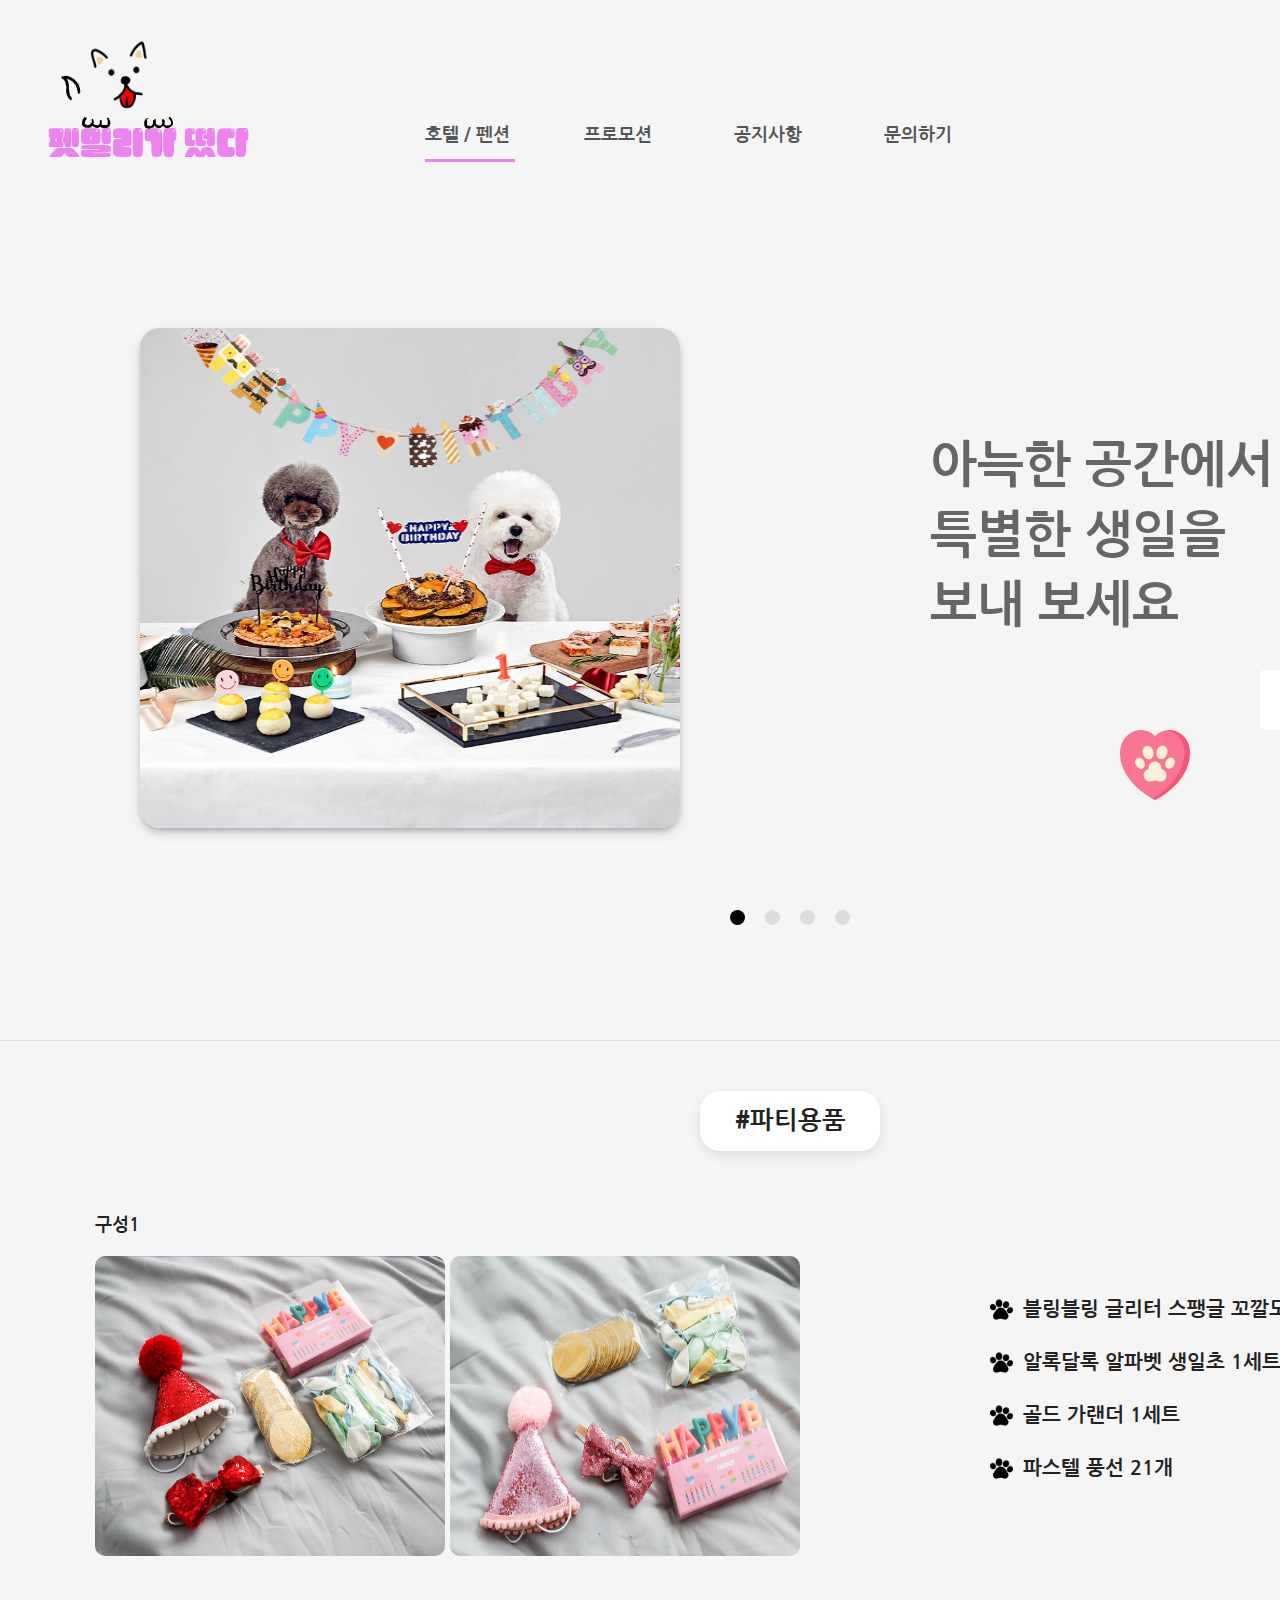
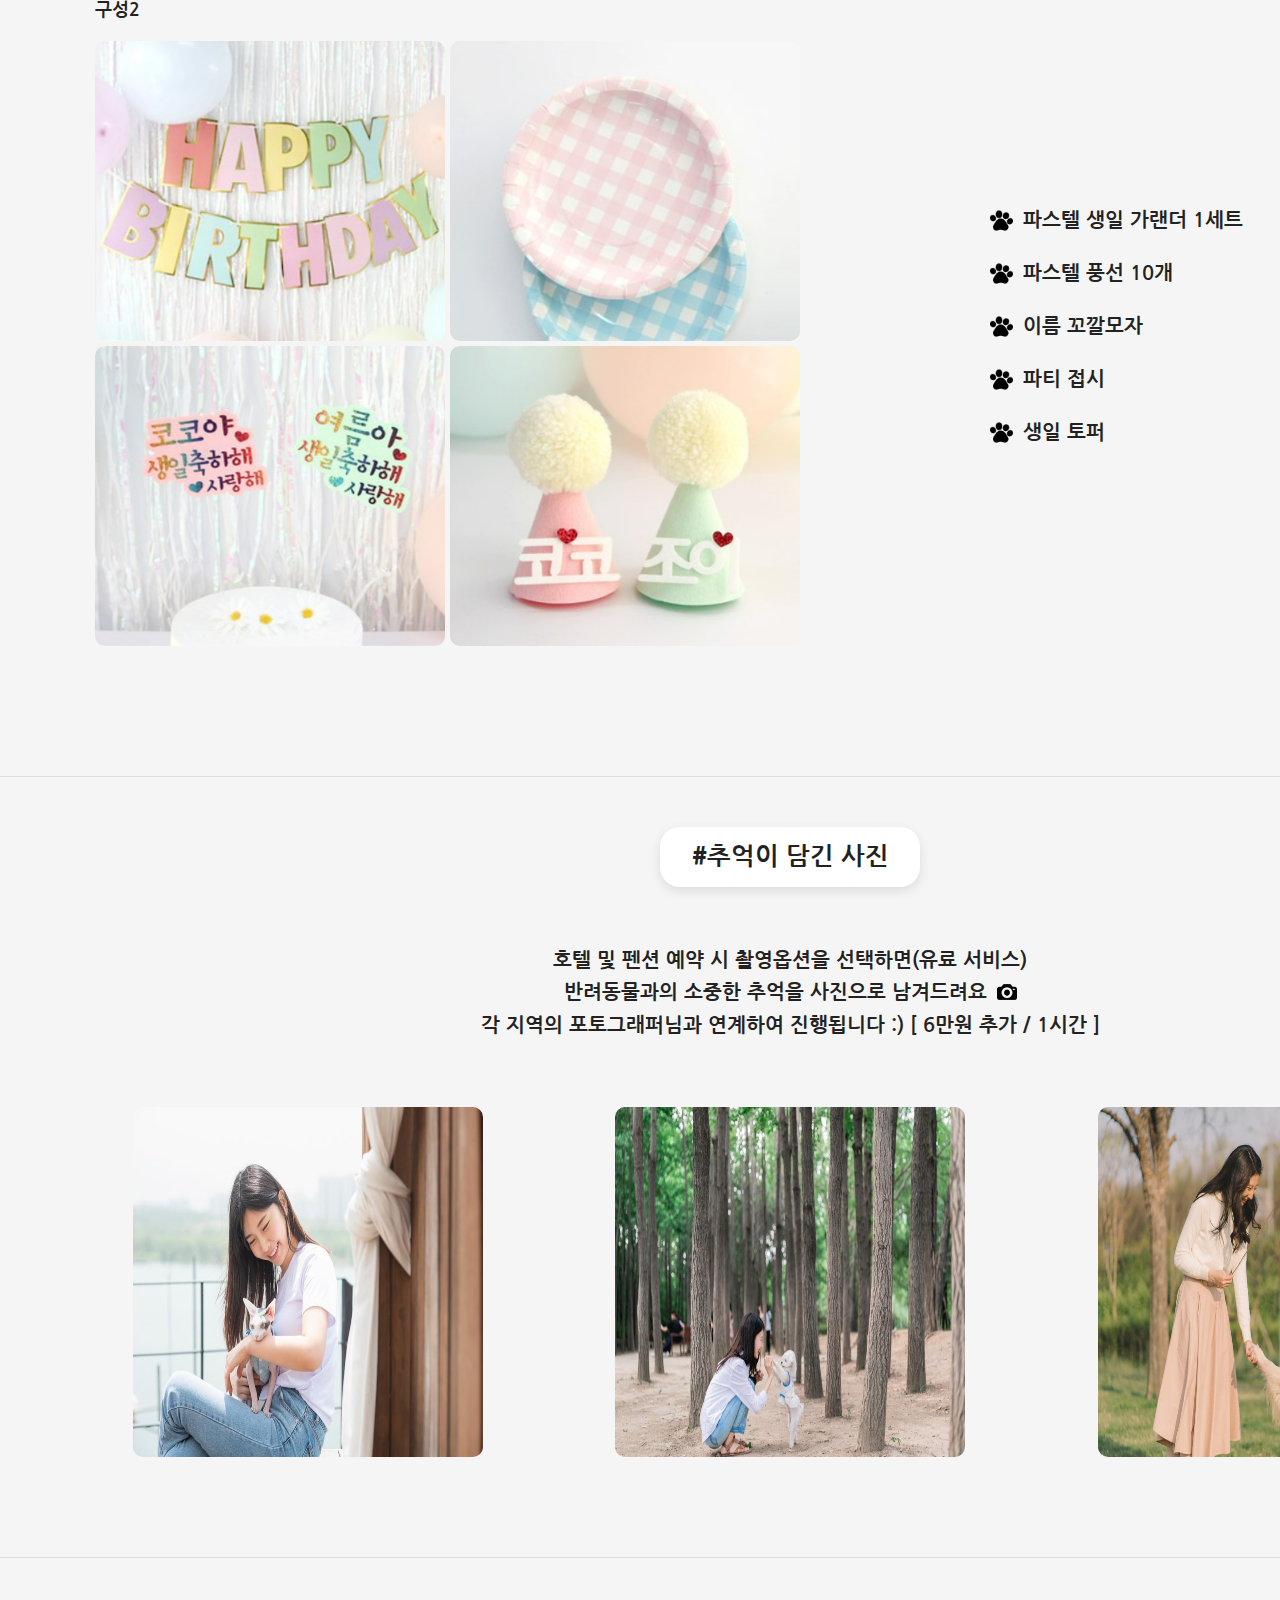
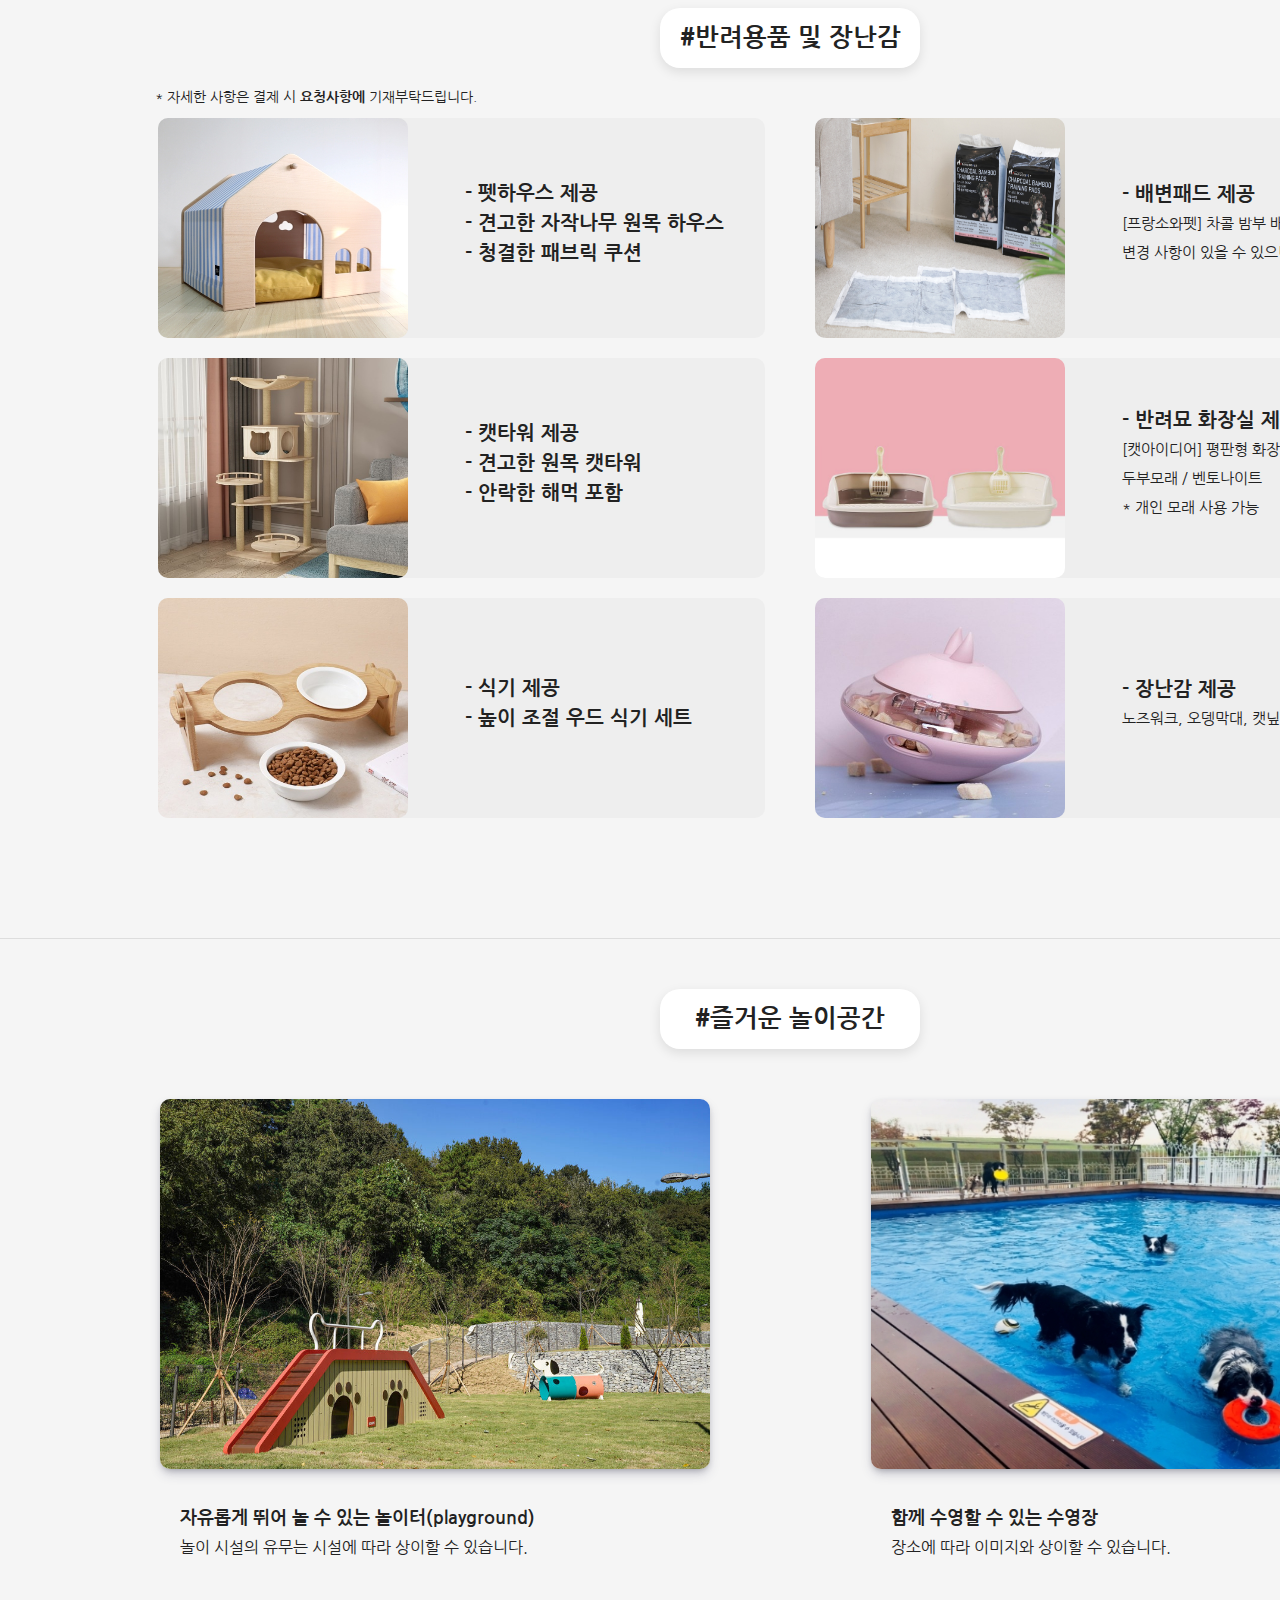
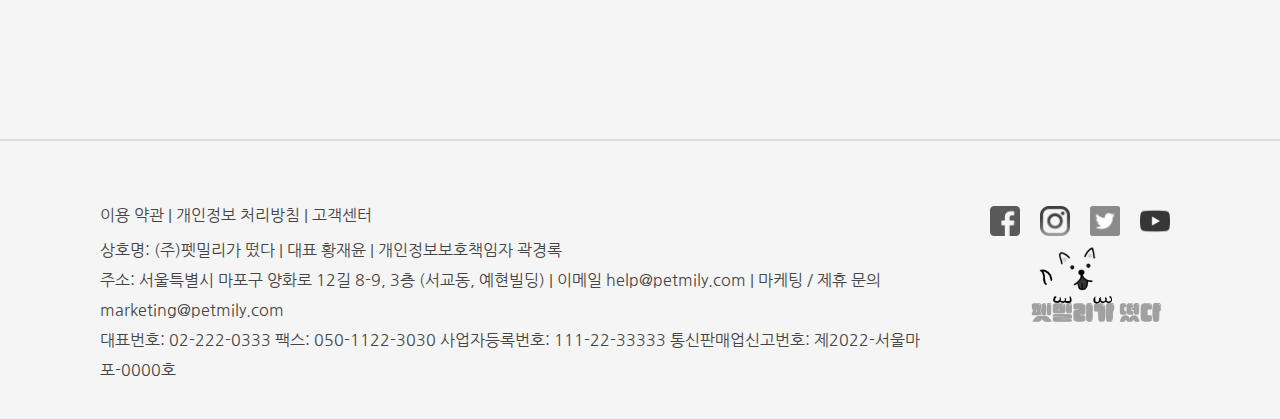
<file: VSCode/html/index.html>
<!DOCTYPE html>
<html lang="ko">

<head>
	<meta charset="UTF-8">
	<meta http-equiv="X-UA-Compatible" content="IE=edge">
	<meta name="viewport" content="width=device-width, initial-scale=1.0">
	<link rel="icon" href="../images/logo_ico.png">
	<link rel="stylesheet" href="../css/common.css">
	<link rel="stylesheet" href="../css/index.css">
	<script src="../js/jquery-3.6.0.min.js"></script>
	<script src="../js/header.js"></script>
	<script defer src="../js/index.js"></script>
	<link href="https://fonts.googleapis.com/icon?family=Material+Icons" rel="stylesheet">
	<title>펫밀리가 떴다</title>
</head>

<body>
	<section class="wrap">
		<header>
			<div class="logo_box">
				<img src="../images/petmilylogo.png" alt="로고" class="btn" onclick="clicklogo()" ; />
			</div>

			<nav class="main_nav">
				<a class="ho_pen">호텔 / 펜션</a>
				<a class="promotion_pack">프로모션</a>
				<a class="public_alert">공지사항</a>
				<a class="ask_some">문의하기</a>
				<div class="underline"></div>
			</nav>
			<div class="login_box">
        <div class="dropdown">
					<span class="loginForm">로그인</span>
					<div id="dropdown-login">
						<form action="post" id="login-form">
							<p>로그인</p>
							<div class="loginline"></div>
							<div id="input-div">
								<input type="text" class="dropdown_username" placeholder="아이디">
								<input type="password" class="dropdown_password" placeholder="비밀번호">
							</div>
							<div id="forgotInfo">
								<p>ID 찾기</p>
								<p>PW 찾기</p>
							</div> 
						</form>
						<input type="submit" class="dropdown_botton" value="로그인">
					</div>
				</div>
				<a href="signup.html" class="signup">
					<span>회원가입</span>
				</a>
			</div>
		</header>
		<section>
			<article class="main_slide">
				<div class="main_slide_box" id="slideBox">
					<div class="promotion_area">
						<div class="promotion_area_img">
							<img src="../images/promotion1.png" alt="반려동물 생일">
						</div>
						<div class="promotion_area_contents">
							<div>아늑한 공간에서 특별한 생일을 보내 보세요</div>
							<button class="slide_btn" id="partyBtn">자세히보기</button>
						</div>
					</div>
					<div class="promotion_area">
						<div class="promotion_area_img">
							<img src="../images/promotion2.jpg" alt="반려동물 사진">
						</div>
						<div class="promotion_area_contents">
							<div>반려동물과 추억이 담긴 사진을 찍어봐요</div>
							<button class="slide_btn" id="photoBtn">자세히보기</button>
						</div>
					</div>
					<div class="promotion_area">
						<div class="promotion_area_img">
							<img src="../images/promotion3.png" alt="반려동물 장난감">
						</div>
						<div class="promotion_area_contents">
							<div>다양한 용품을 제공해드려요</div>
							<button class="slide_btn" id="itemBtn">자세히보기</button>
						</div>
					</div>
					<div class="promotion_area">
						<div class="promotion_area_img">
							<img src="../images/promotion4.png" alt="반려동물 활동">
						</div>
						<div class="promotion_area_contents">
							<div>반려동물과 함께 다양한 활동을 해봐요</div>
							<button class="slide_btn" id="playBtn">자세히보기</button>
						</div>
					</div>
				</div>
				<div class="slide_bar_box">
					<span class="slide_bar"></span>
					<span class="slide_bar"></span>
					<span class="slide_bar"></span>
					<span class="slide_bar"></span>
				</div>
			</article>
		</section>
		<section class="party_area" id="partyArea">
			<div class="party_title">#파티용품</div>
			<div class="party_box">
				<div>구성1</div>
				<div class="party_img">
					<img src="../images/party1.png" alt="">
					<img src="../images/party2.png" alt="">
				</div>
				<div class="party_description">
					<div class="party_description_list"><img src="../images/search.png" alt=""><span>블링블링 글리터 스팽글 꼬깔모자 / 리본타이</span></div>
					<div class="party_description_list"><img src="../images/search.png" alt=""><span>알록달록 알파벳 생일초 1세트</span></div>
					<div class="party_description_list"><img src="../images/search.png" alt=""><span>골드 가랜더 1세트</span></div>
					<div class="party_description_list"><img src="../images/search.png" alt=""><span>파스텔 풍선 21개</span></div>
				</div>
			</div>
			<div class="party_box">
				<div>구성2</div>
				<div class="party_img">
					<img src="../images/party3.png" alt="">
					<img src="../images/party4.png" alt="">
					<img src="../images/party5.png" alt="">
					<img src="../images/party6.png" alt="">
				</div>
				<div class="party_description">
					<div class="party_description_list"><img src="../images/search.png" alt=""><span>파스텔 생일 가랜더 1세트</span></div>
					<div class="party_description_list"><img src="../images/search.png" alt=""><span>파스텔 풍선 10개</span></div>
					<div class="party_description_list"><img src="../images/search.png" alt=""><span>이름 꼬깔모자</span></div>
					<div class="party_description_list"><img src="../images/search.png" alt=""><span>파티 접시</span></div>
					<div class="party_description_list"><img src="../images/search.png" alt=""><span>생일 토퍼</span></div>
				</div>
			</div>
		</section>
		<section class="photo_area" id="photoArea">
			<div class="photo_title">#추억이 담긴 사진</div>
			<div class="photo_box">
				<div class="photo_description">
					<span>호텔 및 펜션 예약 시 촬영옵션을 선택하면(유료 서비스)</span>
					<div>
						<span>반려동물과의 소중한 추억을 사진으로 남겨드려요</span>
						<img src="../images/camera.png" alt="">
					</div>
					<span>각 지역의 포토그래퍼님과 연계하여 진행됩니다 :)  [ 6만원 추가 / 1시간 ]</span>
				</div>
				<div class="photo_img">
					<img src="../images/photo1.jpg" alt="">
					<img src="../images/photo2.jpg" alt="">
					<img src="../images/photo3.jpg" alt="">
				</div>
			</div>
		</section>
		<section class="item_area" id="itemArea">
			<div class="item_title">#반려용품 및 장난감</div>
			<div class="item_ps">* 자세한 사항은 결제 시 <strong>요청사항에</strong> 기재부탁드립니다.</div>
			<div class="item_box">
				<div class="item">
					<img src="../images/pet_item1.jpg" alt="">
					<div class="item_info">
						<div>- 펫하우스 제공</div>
						<div>- 견고한 자작나무 원목 하우스</div>
						<div>- 청결한 패브릭 쿠션</div>
					</div>
				</div>
				<div class="item">
					<img src="../images/pet_item2.jpg" alt="">
					<div class="item_info">
						<div>- 배변패드 제공</div>
						<div class="item_info_detail">[프랑소와펫] 차콜 밤부 배변패드</div>
						<div class="item_info_detail">변경 사항이 있을 수 있으니 문의바랍니다.</div>
					</div>
				</div>
				<div class="item">
					<img src="../images/pet_item3.jpg" alt="">
					<div class="item_info">
						<div>- 캣타워 제공</div>
						<div>- 견고한 원목 캣타워</div>
						<div>- 안락한 해먹 포함</div>
					</div>
				</div>
				<div class="item">
					<img src="../images/pet_item4.jpg" alt="">
					<div class="item_info">
						<div>- 반려묘 화장실 제공</div>
						<div class="item_info_detail">[캣아이디어] 평판형 화장실</div>
						<div class="item_info_detail">두부모래 / 벤토나이트</div>
						<div class="item_info_detail">* 개인 모래 사용 가능</div>
					</div>
				</div>
				<div class="item">
					<img src="../images/pet_item5.jpg" alt="">
					<div class="item_info">
						<div>- 식기 제공</div>
						<div>- 높이 조절 우드 식기 세트</div>
					</div>
				</div>
				<div class="item">
					<img src="../images/pet_item6.jpg" alt="">
					<div class="item_info">
						<div>- 장난감 제공</div>
						<div class="item_info_detail">노즈워크, 오뎅막대, 캣닢 인형, 장난감 볼 등</div>
					</div>
				</div>
			</div>
		</section>
		<section class="play_area" id="playArea">
			<div class="play_title">#즐거운 놀이공간</div>
			<div class="play_box">
				<div>
					<img src="../images/play1.jpg" alt="애견 놀이터">
					<img src="../images/play2.jpg" alt="애견 수영장">
				</div>
				<div>
					<div class="play_info">
						<span>자유롭게 뛰어 놀 수 있는 놀이터(playground)</span>
						<span class="play_info_detail">놀이 시설의 유무는 시설에 따라 상이할 수 있습니다.</span>
					</div>
					<div class="play_info">
						<span>함께 수영할 수 있는 수영장</span>
						<span class="play_info_detail">장소에 따라 이미지와 상이할 수 있습니다.</span>
					</div>
				</div>
			</div>
		</section>
		<img class="top_btn" src="../images/top_dog.png">
	</section>
	<footer>
		<div class="footer_container">

			<div class="footer_box">
				<div class="div_terms">
					<span class="btn_terms">이용 약관 |</span>
					<span class="btn_terms">개인정보 처리방침 |</span>
					<span class="btn_terms">고객센터</span>
				</div>
				<div class="div_cpy_info">
					<p>
						상호명: (주)펫밀리가 떴다 | 대표 황재윤 | 개인정보보호책임자 곽경록<br>
						주소: 서울특별시 마포구 양화로 12길 8-9, 3층 (서교동, 예현빌딩) | 이메일 help@petmily.com | 마케팅 / 제휴 문의 marketing@petmily.com <br>
						대표번호: 02-222-0333 팩스: 050-1122-3030 사업자등록번호: 111-22-33333 통신판매업신고번호: 제2022-서울마포-0000호
					</p>
				</div>
			</div>
			<div class="footer_image">
				<div class="sns_box">
					<span class="sns"><img src="../images/facebook.png"></span>
					<span class="sns"><img src="../images/instagram.png"></span>
					<span class="sns"><img src="../images/twitter.png"></span>
					<span class="sns"><img src="../images/youtube.png"></span>
				</div>
				<img src="../images/petmilylogo.png">
			</div>

		</div>
	</footer>

</body>

</html>
</file>
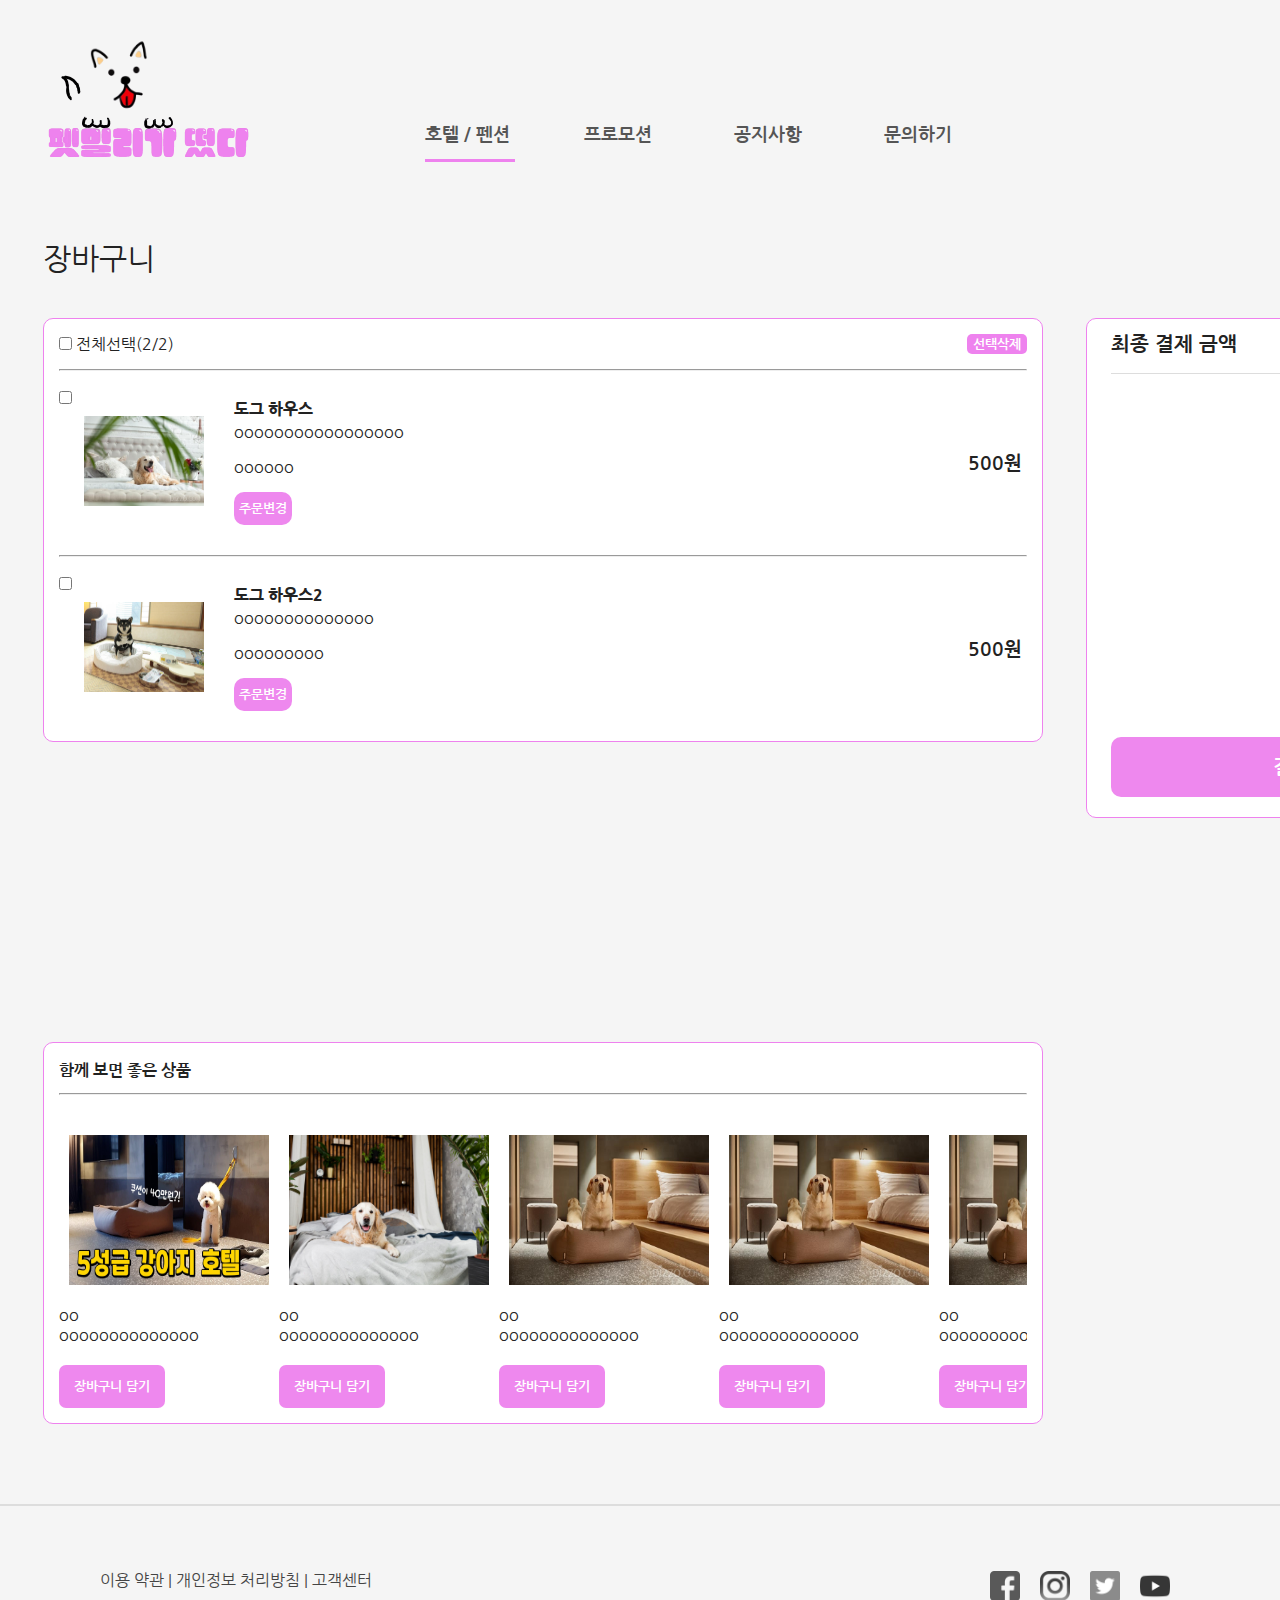
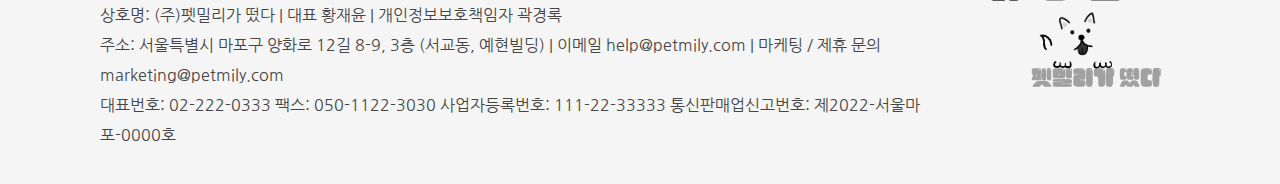
<file: VSCode/html/cart.html>
<!DOCTYPE html>
<html lang="ko">
<head>
	<meta charset="UTF-8">
	<meta http-equiv="X-UA-Compatible" content="IE=edge">
	<meta name="viewport" content="width=device-width, initial-scale=1.0">
	<link rel="icon" href="../images/logo_ico.png">
	<link rel="stylesheet" href="../css/common.css">
	<link rel="stylesheet" href="../css/index.css">
    <link rel="stylesheet" href="../css/cart.css">
	<script src="../js/jquery-3.6.0.min.js"></script>
	<script defer src="../js/index.js"></script>
    <script src="../js/cart.js"></script>
	<link href="https://fonts.googleapis.com/icon?family=Material+Icons"
      rel="stylesheet">
    <link rel="stylesheet" href="https://cdnjs.cloudflare.com/ajax/libs/font-awesome/6.1.2/css/all.min.css" integrity="sha512-1sCRPdkRXhBV2PBLUdRb4tMg1w2YPf37qatUFeS7zlBy7jJI8Lf4VHwWfZZfpXtYSLy85pkm9GaYVYMfw5BC1A==" crossorigin="anonymous" referrerpolicy="no-referrer" />
	<title>장바구니</title>
    </head>
    <body>
        <section class="wrap">
            <header>
                <div class="logo_box">
                    <img src="../images/petmilylogo.png" alt="로고" class="btn" onclick="clicklogo()";/>
                </div>
                
                <nav class="main_nav">
                    <a>호텔 / 펜션</a>
                    <a>프로모션</a>
                    <a>공지사항</a>
                    <a>문의하기</a>
                    <div class="underline"></div>
                </nav>
                <div class="login_box">
                    <div class="dropdown">
                        <span class="loginForm">로그인</span>
                        <div id="dropdown-login">
                            <form action="post" id="login-form">
                                <div id="input-div">
                                <input type="text" class="dropdown_username" placeholder="아이디">
                                <input type="password" class="dropdown_password" placeholder="비밀번호"></div>
                                <input type="submit" class="dropdown_botton" value="로그인">
                                
                            </form>
                        </div>
                    </div>
                    <a href="signup.html" class="signup">
                        <span>회원가입</span>
                    </a>
                </div>
            </header>
            <div class="cart_title">
                <p>장바구니</p>
            </div>
            <section class="cart">
                <div class="cart_box_sort">
                    <div class="cart_box">
                        <div id="cart_box__controller">
                            <div>
                                <input type="checkbox" name="package" value="selectall" onclick="selectAll(this)"/>
                                <span>전체선택(2/2)</span>
                            </div>
                            <button class="delete_btn">선택삭제</button>
                        </div>
                        <hr>
                        <div>
                            <div class="item">
                                <input type="checkbox" name="package" value="package1"/>
                                <button class="item__delete">
                                    <i class="fa-solid fa-xmark"></i>
                                </button>
                                <img src="../images/hotel4.jpg" alt="상품" width="120" height="90">
                                <div class="item-info">
                                    <p class="item-info__brand">도그 하우스</p>
                                    <p class="item-info__name">ooooooooooooooooo</p>
                                    <p>oooooo</p>
                                    <button>주문변경</button>
                                </div>
                                <div class="item__price">
                                    <h3>500원</h3>
                                </div>
                            </div>
                            <hr>
                            <div class="item">
                                <input type="checkbox" name="package" value="package2"/>
                                <button class="item__delete">
                                    <i class="fa-solid fa-xmark"></i>
                                </button>
                                <img src="../images/hotel5.jpg" alt="상품" width="120" height="90">
                                <div class="item-info">
                                    <p class="item-info__brand">도그 하우스2</p>
                                    <p class="item-info__name">oooooooooooooo</p>
                                    <p>ooooooooo</p>
                                    <button>주문변경</button>
                                </div>
                                <div class="item__price">
                                    <h3>500원</h3>
                                </div>
                            </div>
                        </div>
                    </div>
                    <div class="cart_box_recommended">
                        <p class="cart_box__title">함께 보면 좋은 상품</p>
                        <hr>
                        <div class="recommended-item-ct">
                            <div class="recommended-item">
                                <img src="../images/hotel1.jpg" alt="상품" width="120" height="90">
                                <p class="recommended-item-info__brand">oo</p>
                                <p class="recommended-item-info__name">oooooooooooooo</p>
                                <button>장바구니 담기</button>
                            </div>
                            <div class="recommended-item">
                                <img src="../images/hotel2.jpg" alt="상품" width="120" height="90">
                                <p class="recommended-item-info__brand">oo</p>
                                <p class="recommended-item-info__name">oooooooooooooo</p>
                                <button>장바구니 담기</button>
                            </div>
                            <div class="recommended-item">
                                <img src="../images/hotel3.jpg" alt="상품" width="120" height="90">
                                <p class="recommended-item-info__brand">oo</p>
                                <p class="recommended-item-info__name">oooooooooooooo</p>
                                <button>장바구니 담기</button>
                            </div>
                            <div class="recommended-item">
                                <img src="../images/hotel3.jpg" alt="상품" width="120" height="90">
                                <p class="recommended-item-info__brand">oo</p>
                                <p class="recommended-item-info__name">oooooooooooooo</p>
                                <button>장바구니 담기</button>
                            </div>
                            <div class="recommended-item">
                                <img src="../images/hotel3.jpg" alt="상품" width="120" height="90">
                                <p class="recommended-item-info__brand">oo</p>
                                <p class="recommended-item-info__name">oooooooooooooo</p>
                                <button>장바구니 담기</button>
                            </div>
                            
        
                        </div>
                    </div>
                </div>
                <div class="cart_box_final_pay">
                    <div class="final_pay">
                        <div class="final_pay_txt">최종 결제 금액</div>
                        <button class="final_pay_btn">결제하기</button>
                    </div>
                </div>
            </section>
 <!--footer 시작-->
 </section>
 <footer>
    <div class="footer_container">

        <div class="footer_box">
            <div class="div_terms">
                <span class="btn_terms">이용 약관 |</span>
                <span class="btn_terms">개인정보 처리방침 |</span>
                <span class="btn_terms">고객센터</span>
            </div>
            <div class="div_cpy_info">
                <p>
                    상호명: (주)펫밀리가 떴다 | 대표 황재윤 | 개인정보보호책임자 곽경록<br>
                    주소: 서울특별시 마포구 양화로 12길 8-9, 3층 (서교동, 예현빌딩) | 이메일 help@petmily.com | 마케팅 / 제휴 문의 marketing@petmily.com <br>
                    대표번호: 02-222-0333 팩스: 050-1122-3030 사업자등록번호: 111-22-33333 통신판매업신고번호: 제2022-서울마포-0000호
                </p> 
            </div>
        </div>	
        <div class="footer_image">
            <div class="sns_box">
                <span class="sns"><img src="../images/facebook.png"></span>
                <span class="sns"><img src="../images/instagram.png"></span>
                <span class="sns"><img src="../images/twitter.png"></span>
                <span class="sns"><img src="../images/youtube.png"></span>
            </div>
            <img src="../images/petmilylogo.png">
        </div>
        
    </div>
</footer>
<!--footer 끝-->

 
</body>
</html>
</file>
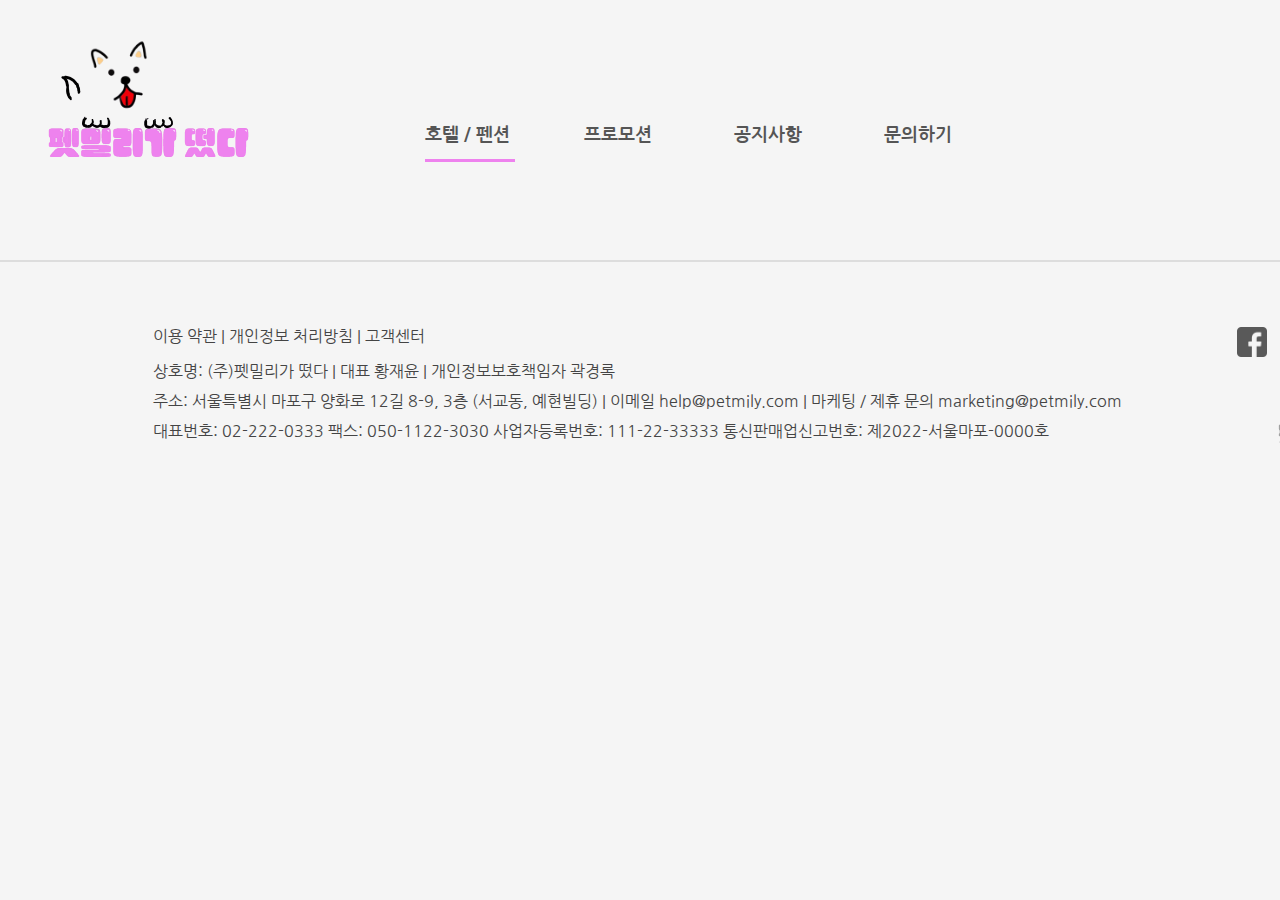
<file: VSCode/html/common.html>
<!DOCTYPE html>
<html lang="ko">

<head>
	<meta charset="UTF-8">
	<meta http-equiv="X-UA-Compatible" content="IE=edge">
	<meta name="viewport" content="width=device-width, initial-scale=1.0">
	<link rel="icon" href="../images/logo_ico.png">
	<link rel="stylesheet" href="../css/common.css">
	<script src="../js/jquery-3.6.0.min.js"></script>
	<script src="../js/header.js"></script>
	<script defer src="../js/index.js"></script>
	<link href="https://fonts.googleapis.com/icon?family=Material+Icons" rel="stylesheet">
	<title>펫밀리가 떴다</title>
</head>

<body>
	<section class="wrap">
		<header>
			<div class="logo_box">
				<img src="../images/petmilylogo.png" alt="로고" class="btn" onclick="clicklogo()" ; />
			</div>

			<nav class="main_nav">
				<a class="ho_pen">호텔 / 펜션</a>
				<a class="promotion_pack">프로모션</a>
				<a class="public_alert">공지사항</a>
				<a class="ask_some">문의하기</a>
				<div class="underline"></div>
			</nav>
			<div class="login_box">
        <div class="dropdown">
					<span class="loginForm">로그인</span>
					<div id="dropdown-login">
						<form action="post" id="login-form">
							<p>로그인</p>
							<div class="loginline"></div>
							<div id="input-div">
								<input type="text" class="dropdown_username" placeholder="아이디">
								<input type="password" class="dropdown_password" placeholder="비밀번호">
							</div>
							<div id="forgotInfo">
								<p>ID 찾기</p>
								<p>PW 찾기</p>
							</div> 
						</form>
						<input type="submit" class="dropdown_botton" value="로그인">
					</div>
				</div>
				<a href="signup.html" class="signup">
					<span>회원가입</span>
				</a>
			</div>
		</header>

    <!-- footer 시작 -->
		<footer>
			<div class="footer_container">
	
				<div class="footer_box">
					<div class="div_terms">
						<span class="btn_terms">이용 약관 |</span>
						<span class="btn_terms">개인정보 처리방침 |</span>
						<span class="btn_terms">고객센터</span>
					</div>
					<div class="div_cpy_info">
						<p>
							상호명: (주)펫밀리가 떴다 | 대표 황재윤 | 개인정보보호책임자 곽경록<br>
							주소: 서울특별시 마포구 양화로 12길 8-9, 3층 (서교동, 예현빌딩) | 이메일 help@petmily.com | 마케팅 / 제휴 문의 marketing@petmily.com <br>
							대표번호: 02-222-0333 팩스: 050-1122-3030 사업자등록번호: 111-22-33333 통신판매업신고번호: 제2022-서울마포-0000호
						</p>
					</div>
				</div>
				<div class="footer_image">
					<div class="sns_box">
						<span class="sns"><img src="../images/facebook.png"></span>
						<span class="sns"><img src="../images/instagram.png"></span>
						<span class="sns"><img src="../images/twitter.png"></span>
						<span class="sns"><img src="../images/youtube.png"></span>
					</div>
					<img src="../images/petmilylogo.png">
				</div>
	
			</div>
		</footer>
	
	</body>
	
	</html>
</file>
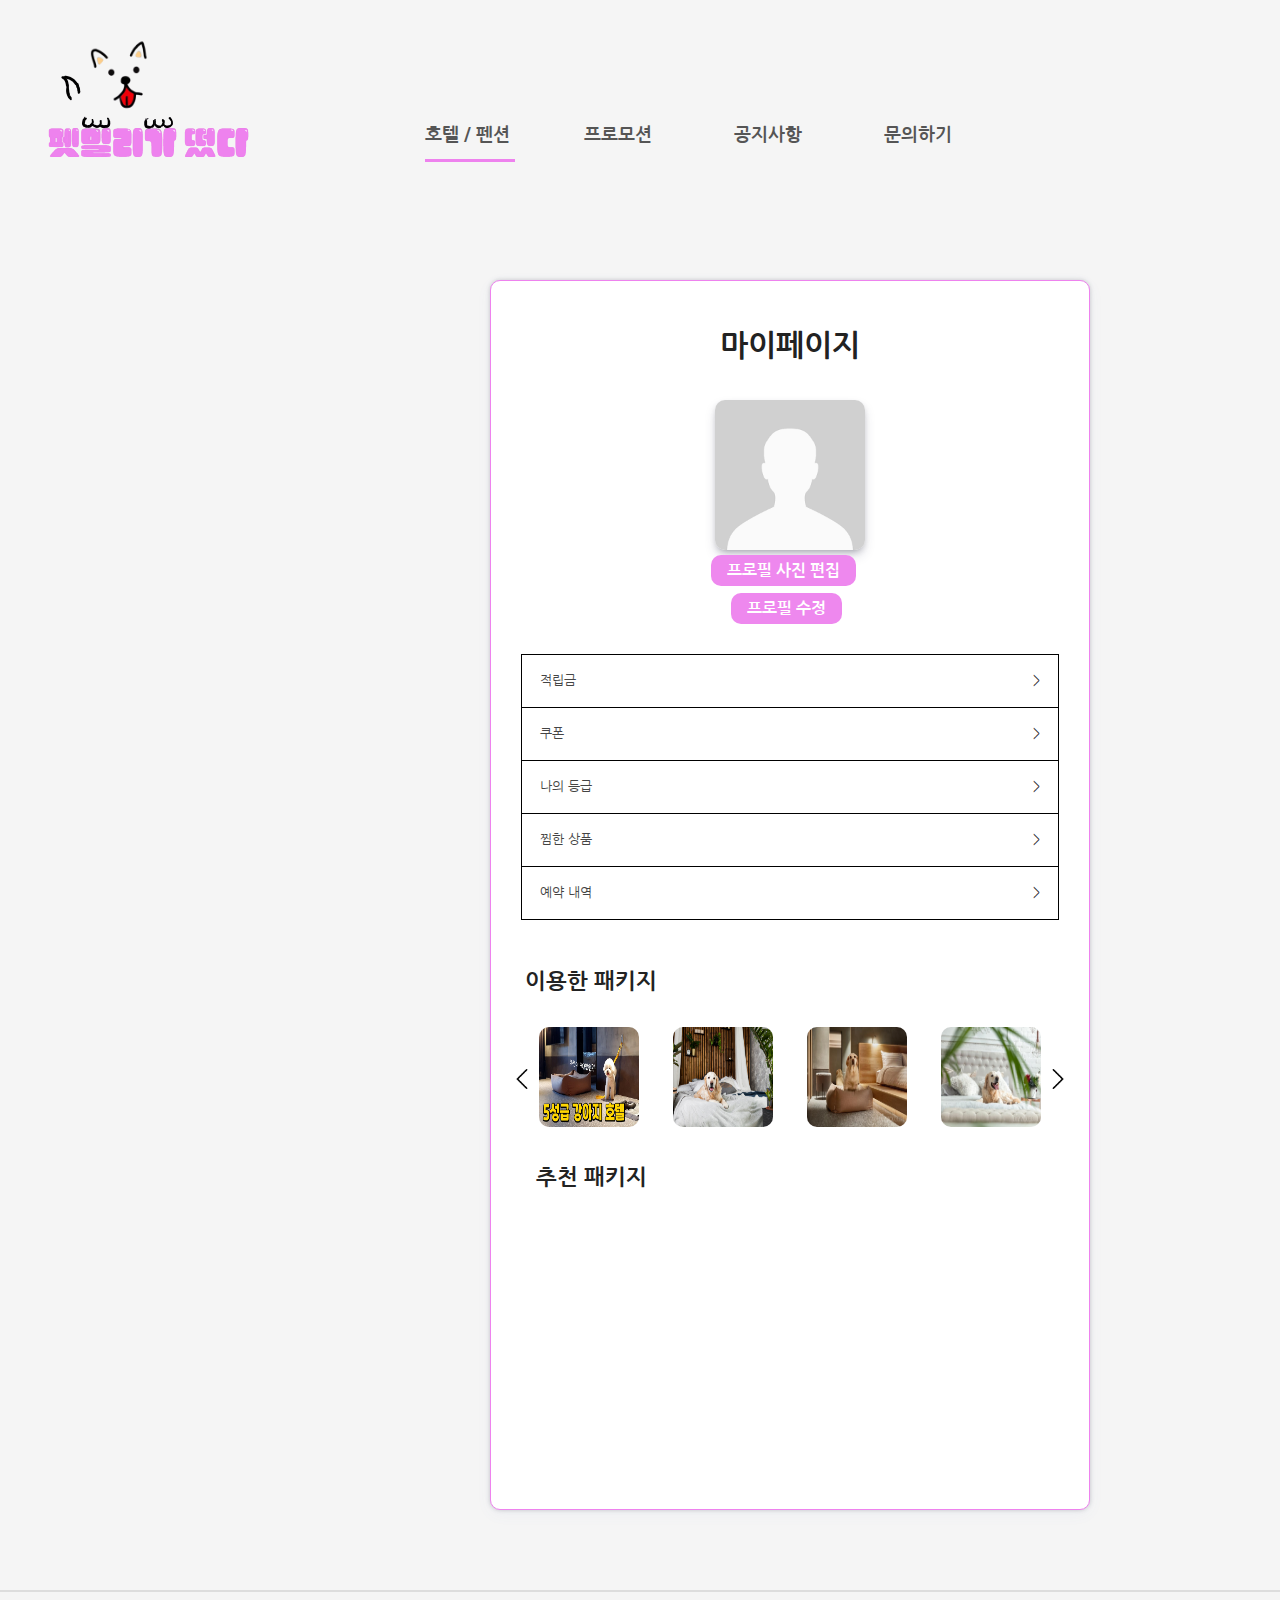
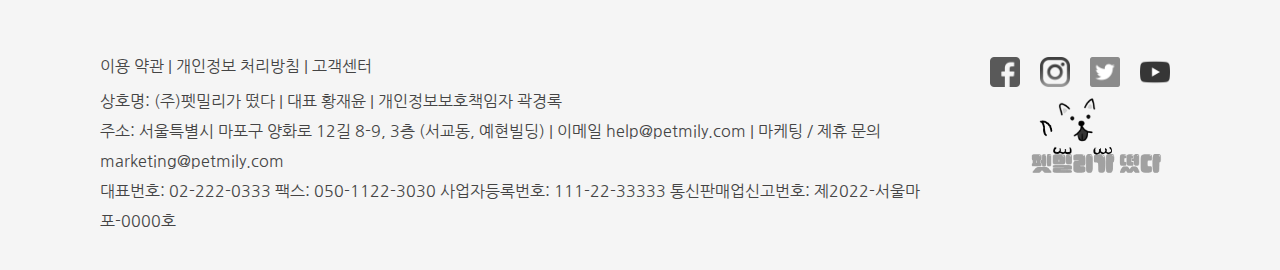
<file: VSCode/html/mypage.html>
<!DOCTYPE html>
<html lang="ko">
<head>
	<meta charset="UTF-8">
    <meta http-equiv="X-UA-Compatible" content="IE=edge">
	<meta name="viewport" content="width=device-width, initial-scale=1.0">
	<link rel="icon" href="../images/logo_ico.png">
	<link rel="stylesheet" href="../css/common.css">
	<link rel="stylesheet" href="../css/mypage.css">
    <link rel="stylesheet" href="../css/index.css">
	<script src="../js/jquery-3.6.0.min.js"></script>
	<script defer src="../js/mypage.js"></script>
	<link href="https://fonts.gogleapis.coom/icon?family=Material+Icons"
      rel="stylesheet">
      <title>마이페이지</title>
      </head>
      <body>
        <!--header 시작-->
        <section class="wrap">
            <header>
                <div class="logo_box">
                    <img src="../images/petmilylogo.png" alt="로고" class="btn" onclick="clicklogo()";/>
                </div>
                
                <nav class="main_nav">
                    <a>호텔 / 펜션</a>
                    <a>프로모션</a>
                    <a>공지사항</a>
                    <a>문의하기</a>
                    <div class="underline"></div>
                </nav>
                <div class="login_box">
                    <div class="dropdown">
                        <span class="loginForm">로그인</span>
                        <div id="dropdown-login">
                            <form action="post" id="login-form">
                                <div id="input-div">
                                <input type="text" class="dropdown_username" placeholder="아이디">
                                <input type="password" class="dropdown_password" placeholder="비밀번호"></div>
                                <input type="submit" class="dropdown_botton" value="로그인">
                                
                            </form>
                        </div>
                    </div>
                    <a href="signup.html" class="signup">
                        <span>회원가입</span>
                    </a>
                </div>
            </header>
            <!--header 끝-->
            <section class="mypage">
                <div class="mypage_box">
                    <div class="mypage_title">
                        <p>마이페이지</p>	
                    </div>
            <!-- 프로필 사진 -->
                    <div class="profile_area">
                        <div class="profile_img">
                            <img src="../images/profile.png" id="profile_img__preview">
                            <form>
                                <div class="mypage_btn">
                                <label for="profile_input" id="input_profile_img">프로필 사진 편집</label>
                                <input type="file" id="profile_input" style="display: none;" onchange="readURL(this);">
                                <div class="user_info">
                                    <button>프로필 수정</button>
                                </div>
                                </div>
                            </form>
                        </div>
                        
                      
                    </div>
                    <div class="profile_menu">
                        <button class="accordion">적립금<span class="accordion__arrow">></span></button>
                        <div class="panel">
                            <p>aaaaaaaaaaa</p>
                        </div>

                        <button class="accordion">쿠폰 <span class="accordion__arrow">></span></button>
                        <div class="panel">
                            <p>aaaaaaaaaa</p>
                        </div>

                        <button class="accordion">나의 등급<span class="accordion__arrow">></span></button>
                        <div class="panel">
                            <p>aaaaaaaa</p>
                        </div>

                        <button class="accordion">찜한 상품<span class="accordion__arrow">></span></button>
                        <div class="panel">
                            <p>aaaaaaaaaaa</p>
                        </div>

                        <button class="accordion">예약 내역<span class="accordion__arrow">></span></button>
                        <div class="panel">
                            <p>aaaaaaaaaa</p>
                        </div>
                    </div>
                    <br>
                    <div class="wented_title"> <p>이용한 패키지</p>
                       <br></div>
                    <div class="wented_hotel_wrap">
                    <div class="wented_hotel_container">
                        
                        <div class="wanted_hotel"><img src="../images/hotel1.jpg" alt=""></div>
                            <div class="wanted_hotel"><img src="../images/hotel2.jpg" alt=""></div>
                                <div class="wanted_hotel"><img src="../images/hotel3.jpg" alt=""></div>
                                    <div class="wanted_hotel"><img src="../images/hotel4.jpg" alt=""></div>
                            </div>
                            <img class="prev"  src="../images/left-arrow.png" alt="">
                            <img class="next"  src="../images/next.png" alt="">
                            </div>
                            <div class="wented_title"> <br><p>추천 패키지</p><br></div>

                        </div>
                    
                
              
                </section>
            </section>
            <!--footer 시작-->
            <footer>
                <div class="footer_container">
            
                    <div class="footer_box">
                        <div class="div_terms">
                            <span class="btn_terms">이용 약관 |</span>
                            <span class="btn_terms">개인정보 처리방침 |</span>
                            <span class="btn_terms">고객센터</span>
                        </div>
                        <div class="div_cpy_info">
                            <p>
                                상호명: (주)펫밀리가 떴다 | 대표 황재윤 | 개인정보보호책임자 곽경록<br>
                                주소: 서울특별시 마포구 양화로 12길 8-9, 3층 (서교동, 예현빌딩) | 이메일 help@petmily.com | 마케팅 / 제휴 문의 marketing@petmily.com <br>
                                대표번호: 02-222-0333 팩스: 050-1122-3030 사업자등록번호: 111-22-33333 통신판매업신고번호: 제2022-서울마포-0000호
                            </p> 
                        </div>
                    </div>	
                    <div class="footer_image">
                        <div class="sns_box">
                            <span class="sns"><img src="../images/facebook.png"></span>
                            <span class="sns"><img src="../images/instagram.png"></span>
                            <span class="sns"><img src="../images/twitter.png"></span>
                            <span class="sns"><img src="../images/youtube.png"></span>
                        </div>
                        <img src="../images/petmilylogo.png">
                    </div>
                    
                </div>
            </footer>
            <!--footer 끝-->
        
             
            </body>
            </html>
</file>
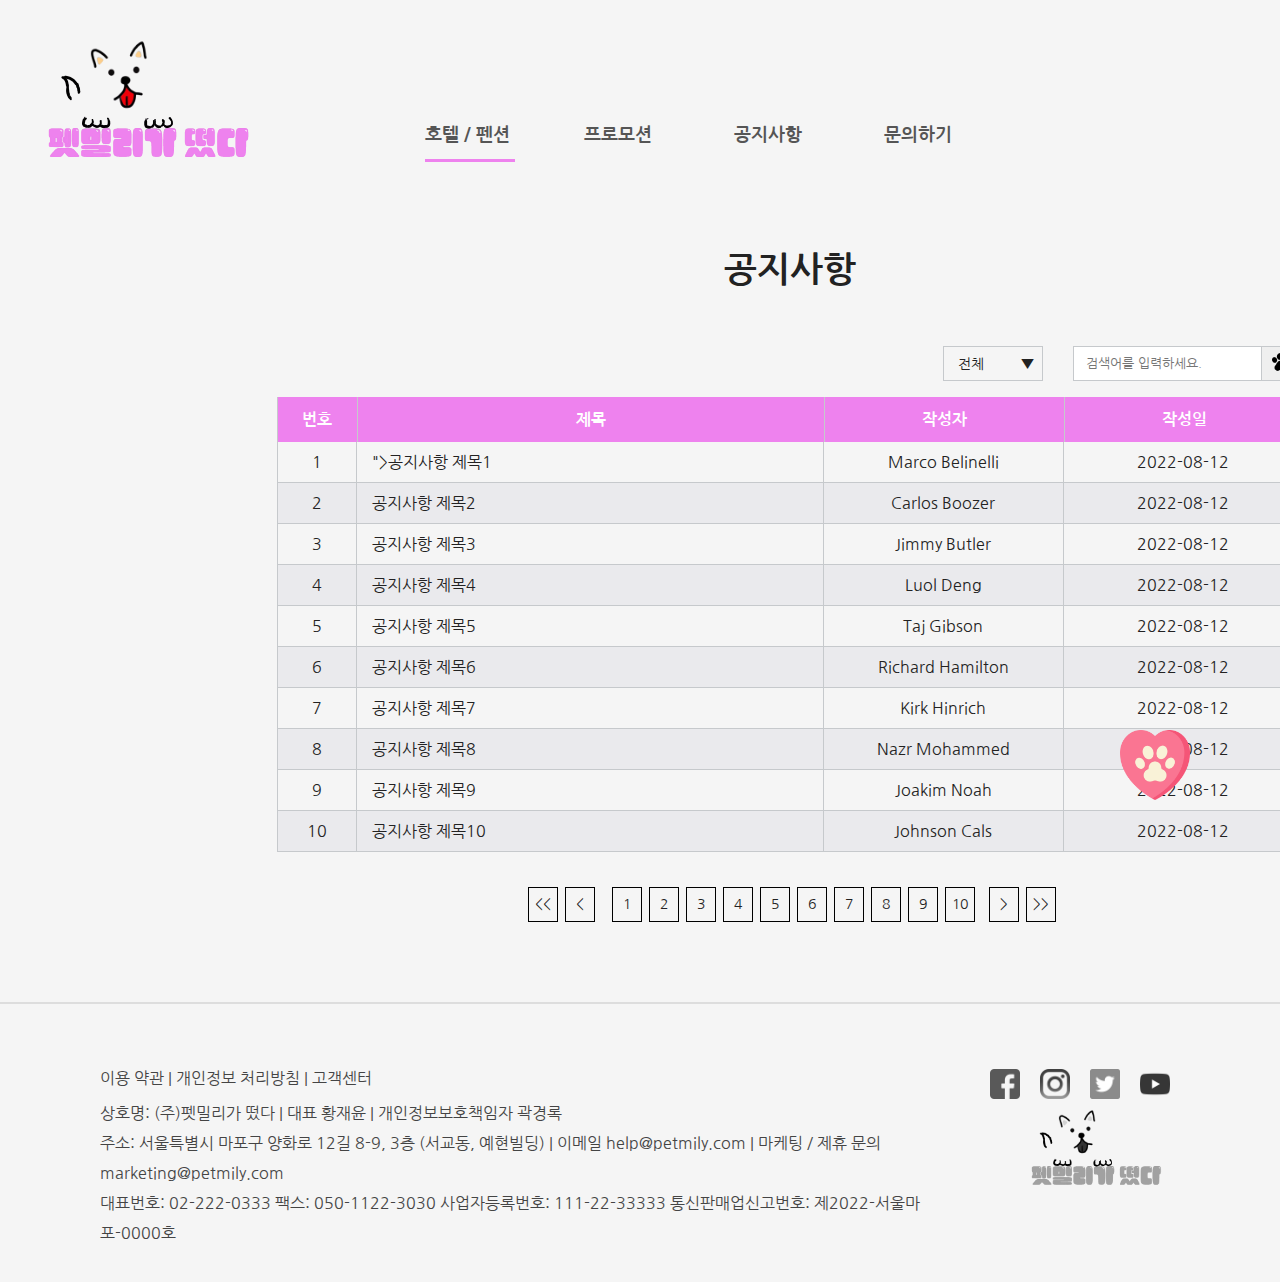
<file: VSCode/html/notice.html>
<!DOCTYPE html>
<html lang="ko">

<head>
	<meta charset="UTF-8">
	<meta http-equiv="X-UA-Compatible" content="IE=edge">
	<meta name="viewport" content="width=device-width, initial-scale=1.0">
	<link rel="icon" href="../images/logo_ico.png">
	<link rel="stylesheet" href="../css/common.css">
  <link rel="stylesheet" href="../css/board.css">
	<link rel="stylesheet" href="../css/notice.css">
	<script src="../js/jquery-3.6.0.min.js"></script>
	<script src="../js/header.js"></script>
  <script src="../js/notice.js"></script>
	<script defer src="../js/index.js"></script>
	<link href="https://fonts.googleapis.com/icon?family=Material+Icons" rel="stylesheet">
	<title>펫밀리가 떴다</title>
</head>

<body>
	<section class="wrap">
		<header>
			<div class="logo_box">
				<img src="../images/petmilylogo.png" alt="로고" class="btn" onclick="clicklogo()" ; />
			</div>

			<nav class="main_nav">
				<a class="ho_pen">호텔 / 펜션</a>
				<a class="promotion_pack">프로모션</a>
				<a class="public_alert">공지사항</a>
				<a class="ask_some">문의하기</a>
				<div class="underline"></div>
			</nav>
			<div class="login_box">
        <div class="dropdown">
					<span class="loginForm">로그인</span>
					<div id="dropdown-login">
						<form action="post" id="login-form">
							<p>로그인</p>
							<div class="loginline"></div>
							<div id="input-div">
								<input type="text" class="dropdown_username" placeholder="아이디">
								<input type="password" class="dropdown_password" placeholder="비밀번호">
							</div>
							<div id="forgotInfo">
								<p>ID 찾기</p>
								<p>PW 찾기</p>
							</div> 
						</form>
						<input type="submit" class="dropdown_botton" value="로그인">
					</div>
				</div>
				<a href="signup.html" class="signup">
					<span>회원가입</span>
				</a>
			</div>
		</header>
			<!-- 공지사항 레이아웃 시작 -->
			<section class="noticeBox">
				<p class="pageTitle">공지사항</p>
				<div>
					<table class="search-table">
						<tr>
							<td></td>
							<td>
								<div class="dropdown-box">
									<div id="dpBox-name" class="dpBox-div">전체</div>
									<div class="dpBox-div">▼</div>
								</div>
								<ul class="dropdown-contents">
									<li id="dp-all">전체</li>
									<li id="dp-title">제목</li>
									<li id="dp-contents">내용</li>
								</ul>
								<div class="search-box">
									<div>
										<input type="text" class="text_search" placeholder="검색어를 입력하세요.">
										<button class="search-button"><img src="../images/search.png"></button>
									</div>
								</div>
							</td>
						</tr>
					</table>
				</div>
				<div class="table-box">
					<table>
						<thead>
							<tr>
						      	<th class="num">번호</th>
						      	<th>제목</th>
						     	<th class="author">작성자</th>
						      	<th class="date">작성일</th>
						    </tr>
						</thead>
						<tbody>
						    <tr>
						      	<td>1</td>
						      	<td class="title"><a href="<c:url value="/noticeDetail"/>">공지사항 제목1</a></td>
						      	<td>Marco Belinelli</td>
						      	<td>2022-08-12</td>
						    </tr>
						    <tr>
						      	<td>2</td>
						      	<td class="title">공지사항 제목2</td>
						      	<td>Carlos Boozer</td>
						      	<td>2022-08-12</td>
						    </tr>
						    <tr>
						      	<td>3</td>
						      	<td class="title">공지사항 제목3</td>
						      	<td>Jimmy Butler</td>
						      	<td>2022-08-12</td>
						    </tr>
						    <tr>
						      	<td>4</td>
						      	<td class="title">공지사항 제목4</td>
						      	<td>Luol Deng</td>
						      	<td>2022-08-12</td>
						    </tr>
						    <tr>
						      	<td>5</td>
						      	<td class="title">공지사항 제목5</td>
						      	<td>Taj Gibson</td>
						      	<td>2022-08-12</td>
						    </tr>
						    <tr>
						      	<td>6</td>
						      	<td class="title">공지사항 제목6</td>
						      	<td>Richard Hamilton</td>
						      	<td>2022-08-12</td>
						    </tr>
						    <tr>
						      	<td>7</td>
						      	<td class="title">공지사항 제목7</td>
						      	<td>Kirk Hinrich</td>
						      	<td>2022-08-12</td>
						    </tr>
						    <tr>
						      	<td>8</td>
						      	<td class="title">공지사항 제목8</td>
						      	<td>Nazr Mohammed</td>
						      	<td>2022-08-12</td>
						    </tr>
						    <tr>
						      	<td>9</td>
						      	<td class="title">공지사항 제목9</td>
						      	<td>Joakim Noah</td>
						      	<td>2022-08-12</td>
						    </tr>
						    <tr>
						      	<td>10</td>
						      	<td class="title">공지사항 제목10</td>
						      	<td>Johnson Cals</td>
						      	<td>2022-08-12</td>
						    </tr>
						</tbody>
					</table>
				</div>
				<div class="paging-box">
					<ul>
						<li class="firstPager">
							<a href="" title="첫 페이지로 이동하기">
								<<
							</a>
						</li>
						<li class="prevPager">
							<a href="" title="이전 페이지로 이동하기">
								<
							</a>
						</li>
						
						<li><a href="" class="active">1</a></li>
						<li><a href="" class="active">2</a></li>
						<li><a href="" class="active">3</a></li>
						<li><a href="" class="active">4</a></li>
						<li><a href="" class="active">5</a></li>
						<li><a href="" class="active">6</a></li>
						<li><a href="" class="active">7</a></li>
						<li><a href="" class="active">8</a></li>
						<li><a href="" class="active">9</a></li>
						<li><a href="" class="active">10</a></li>
						
						<li class="nextPager">
							<a href="" title="다음 페이지로 이동하기">
								>
							</a>
						</li>
						<li class="lastPager">
							<a href="" title="마지막 페이지로 이동하기">
								>>
							</a>
						</li>
					</ul>
				</div>
			</section>
			<!-- 공지사항 레이아웃 종료 -->
		</section>
		<img class="top_btn" src="../images/top_dog.png">
	</section>
	<footer>
		<div class="footer_container">

			<div class="footer_box">
				<div class="div_terms">
					<span class="btn_terms">이용 약관 |</span>
					<span class="btn_terms">개인정보 처리방침 |</span>
					<span class="btn_terms">고객센터</span>
				</div>
				<div class="div_cpy_info">
					<p>
						상호명: (주)펫밀리가 떴다 | 대표 황재윤 | 개인정보보호책임자 곽경록<br>
						주소: 서울특별시 마포구 양화로 12길 8-9, 3층 (서교동, 예현빌딩) | 이메일 help@petmily.com | 마케팅 / 제휴 문의 marketing@petmily.com <br>
						대표번호: 02-222-0333 팩스: 050-1122-3030 사업자등록번호: 111-22-33333 통신판매업신고번호: 제2022-서울마포-0000호
					</p>
				</div>
			</div>
			<div class="footer_image">
				<div class="sns_box">
					<span class="sns"><img src="../images/facebook.png"></span>
					<span class="sns"><img src="../images/instagram.png"></span>
					<span class="sns"><img src="../images/twitter.png"></span>
					<span class="sns"><img src="../images/youtube.png"></span>
				</div>
				<img src="../images/petmilylogo.png">
			</div>

		</div>
	</footer>

</body>

</html>
</file>
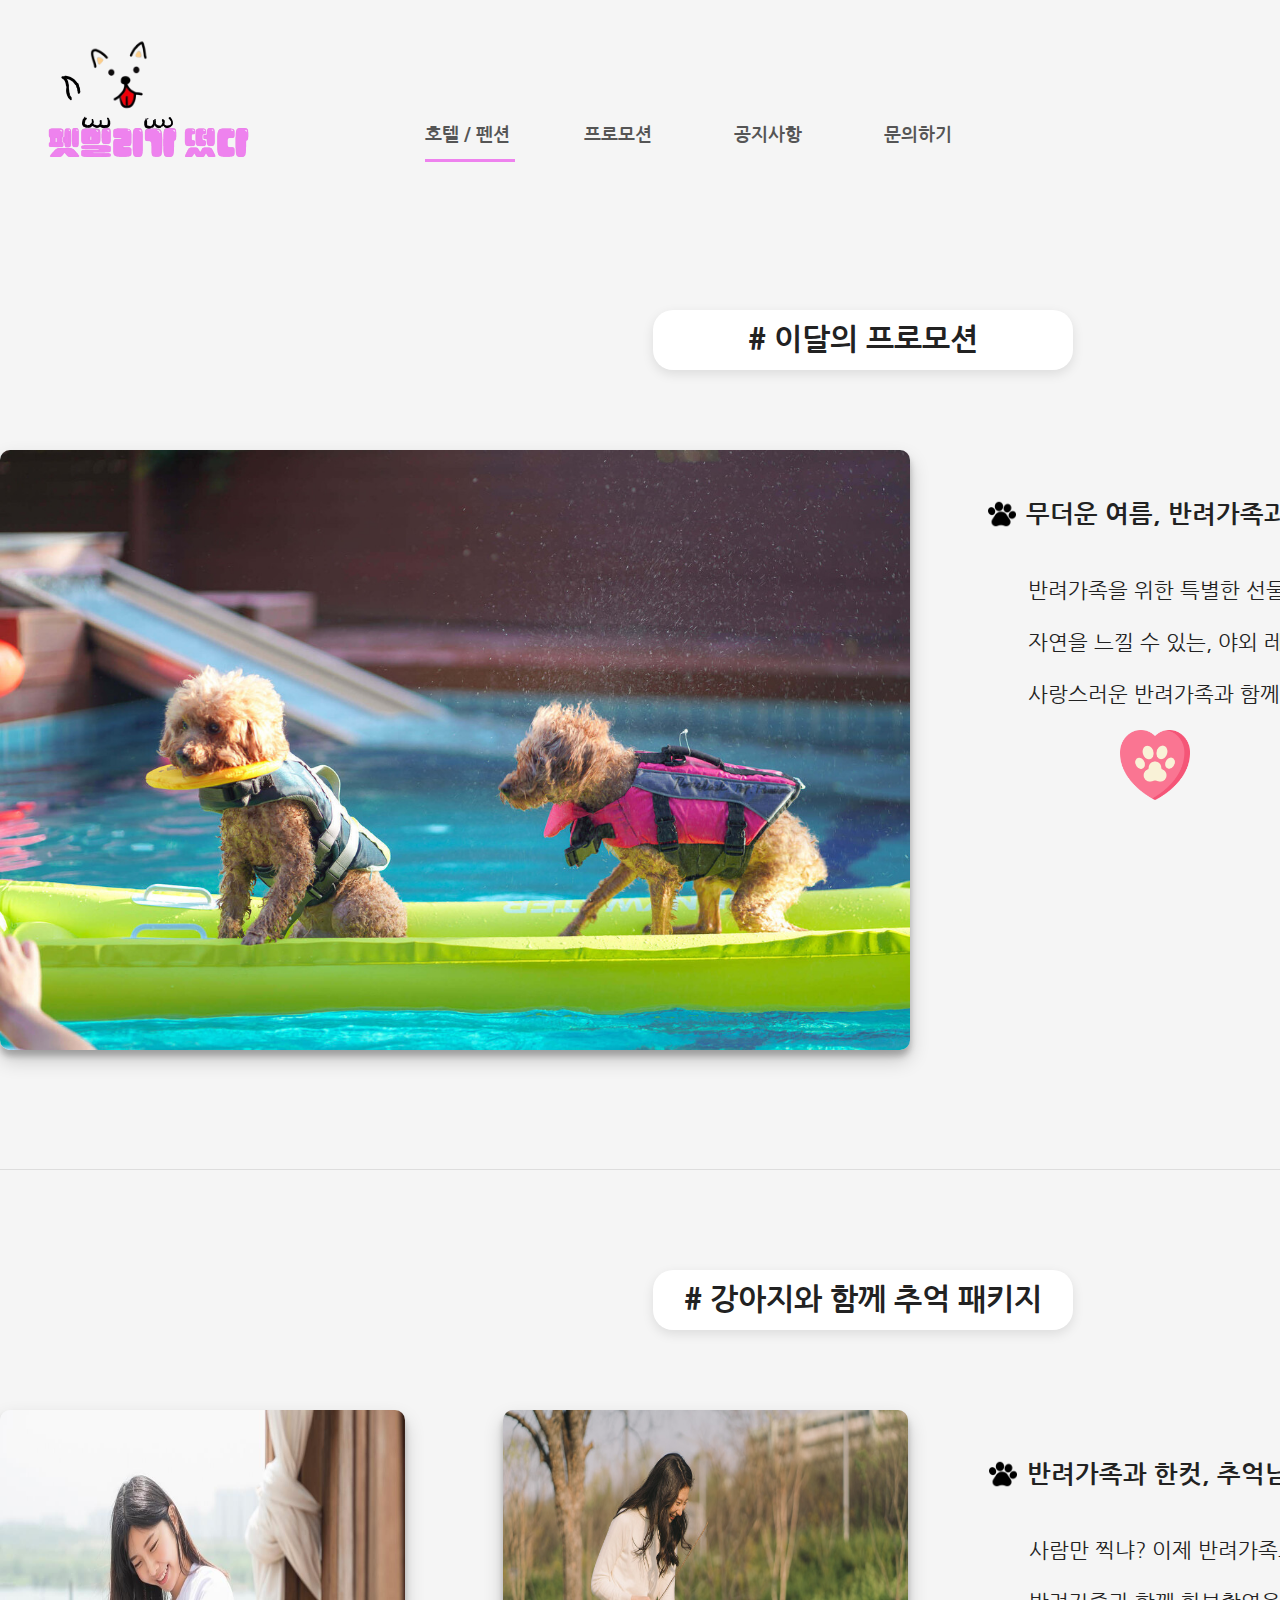
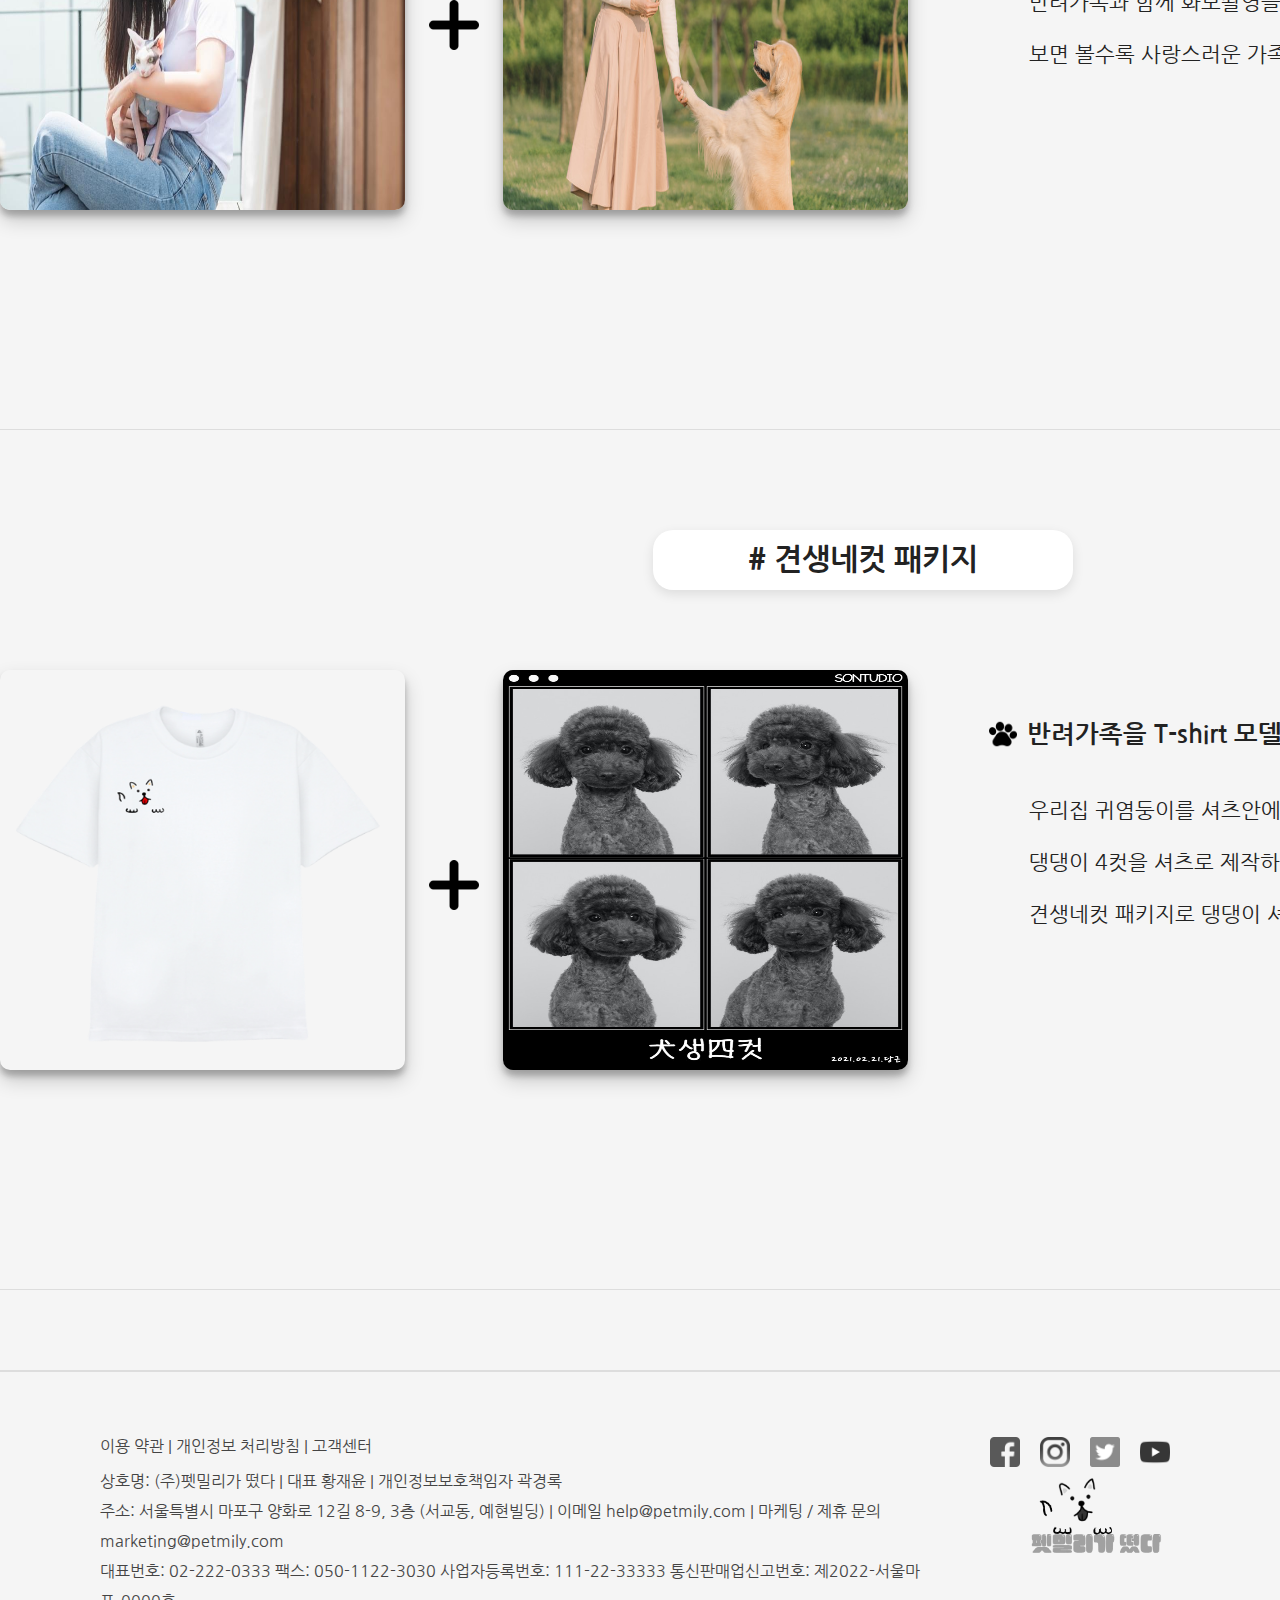
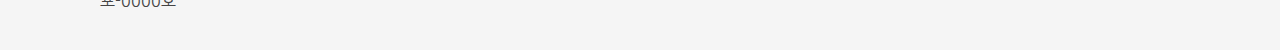
<file: VSCode/html/promotion.html>
<!DOCTYPE html>
<html lang="ko">

<head>
	<meta charset="UTF-8">
	<meta http-equiv="X-UA-Compatible" content="IE=edge">
	<meta name="viewport" content="width=device-width, initial-scale=1.0">
	<link rel="icon" href="../images/logo_ico.png">
	<link rel="stylesheet" href="../css/common.css">
  <link rel="stylesheet" href="../css/promotion.css">
	<script src="../js/jquery-3.6.0.min.js"></script>
	<script src="../js/header.js"></script>
	<script src="../js/promotion.js"></script>
	<link href="https://fonts.googleapis.com/icon?family=Material+Icons" rel="stylesheet">
	<title>펫밀리가 떴다</title>
</head>

<body>
	<section class="wrap">
		<header>
			<div class="logo_box">
				<img src="../images/petmilylogo.png" alt="로고" class="btn" onclick="clicklogo()" ; />
			</div>

			<nav class="main_nav">
				<a class="ho_pen">호텔 / 펜션</a>
				<a class="promotion_pack">프로모션</a>
				<a class="public_alert">공지사항</a>
				<a class="ask_some">문의하기</a>
				<div class="underline"></div>
			</nav>
			<div class="login_box">
        <div class="dropdown">
					<span class="loginForm">로그인</span>
					<div id="dropdown-login">
						<form action="post" id="login-form">
							<p>로그인</p>
							<div class="loginline"></div>
							<div id="input-div">
								<input type="text" class="dropdown_username" placeholder="아이디">
								<input type="password" class="dropdown_password" placeholder="비밀번호">
							</div>
							<div id="forgotInfo">
								<p>ID 찾기</p>
								<p>PW 찾기</p>
							</div> 
						</form>
						<input type="submit" class="dropdown_botton" value="로그인">
					</div>
				</div>
				<a href="signup.html" class="signup">
					<span>회원가입</span>
				</a>
			</div>
		</header>
    <section class="promotion_menu">
      <div class="whole_pro_box">
        <div class="main_pro_txt">
          <div class="main_pro_tlt"># 이달의 프로모션</div>
        </div>
				<div class="promotion_txt_img">
					<div class="promotion_img">
						<img class="main_img" src="../images/dogsuffing.jpg">
					</div>
					<div class="promotion_txt">
						<div class="main_txt">
							<img src="../images/search.png">무더운 여름, 반려가족과 함께 수상레저를!
						</div>
						<div class="sub_txt">
							반려가족을 위한 특별한 선물!<br><br>
							자연을 느낄 수 있는, 야외 레저활동을 경험해 보세요!<br><br>
							사랑스러운 반려가족과 함께하면 행복은 두 배!<br><br>
						</div>
						<button type="submit" class="view_detail">상세 보기</button>
					</div>
				</div>
			<div class="sub_pro_txt">
				<div class="sub_pro_tlt"># 강아지와 함께 추억 패키지</div>
			</div>
			<div class="sub_promotion_txt_img">
				<div class="sub_promotion_img">
					<img class="sub_img" src="../images/photo1.jpg">
					<img class="photo_plus" src="../images/plus.png">
					<img class="sub_img" src="../images/photo3.jpg">
				</div>
				<div class="promotion_txt">
					<div class="sub_main_txt">
						<img src="../images/search.png">반려가족과 한컷, 추억남기기~!      
					</div>
					<div class="sub_txt">
						<div class="sub_txt">
							사람만 찍냐? 이제 반려가족도 찍는다~<br><br>
							반려가족과 함께 화보촬영을 해봐요!<br><br>
							보면 볼수록 사랑스러운 가족을 액자속에 담아봐요<br><br>
						</div>
						<button type="submit" class="sub_view_detail">상세 보기</button>
					</div>
				</div>
			</div>
			<div class="sub_pro_txt">
				<div class="sub_pro_tlt"># 견생네컷 패키지</div>
			</div>
			<div class="sub_promotion_txt_img">
				<div class="sub_promotion_img">
					<img class="sub_img" src="../images/T_shirts.png">
					<img class="photo_plus" src="../images/plus.png">
					<img class="sub_img" src="../images/dog4cut.jpg">
				</div>
				<div class="promotion_txt">
					<div class="sub_main_txt">
						<img src="../images/search.png">반려가족을 T-shirt 모델로!      
					</div>
					<div class="sub_txt">
						<div class="sub_txt">
							우리집 귀염둥이를 셔츠안에 쏙~<br><br>
							댕댕이 4컷을 셔츠로 제작하고 싶으신가요?<br><br>
							견생네컷 패키지로 댕댕이 셔츠를 제작해봐요<br><br>
						</div>
						<button type="submit" class="sub_view_detail">상세 보기</button>
					</div>
				</div>
			</div>
      </div>
    </section>
		<img class="top_btn" src="../images/top_dog.png">
  </section>
    <!-- footer 시작 -->
		<footer>
			<div class="footer_container">
	
				<div class="footer_box">
					<div class="div_terms">
						<span class="btn_terms">이용 약관 |</span>
						<span class="btn_terms">개인정보 처리방침 |</span>
						<span class="btn_terms">고객센터</span>
					</div>
					<div class="div_cpy_info">
						<p>
							상호명: (주)펫밀리가 떴다 | 대표 황재윤 | 개인정보보호책임자 곽경록<br>
							주소: 서울특별시 마포구 양화로 12길 8-9, 3층 (서교동, 예현빌딩) | 이메일 help@petmily.com | 마케팅 / 제휴 문의 marketing@petmily.com <br>
							대표번호: 02-222-0333 팩스: 050-1122-3030 사업자등록번호: 111-22-33333 통신판매업신고번호: 제2022-서울마포-0000호
						</p>
					</div>
				</div>
				<div class="footer_image">
					<div class="sns_box">
						<span class="sns"><img src="../images/facebook.png"></span>
						<span class="sns"><img src="../images/instagram.png"></span>
						<span class="sns"><img src="../images/twitter.png"></span>
						<span class="sns"><img src="../images/youtube.png"></span>
					</div>
					<img src="../images/petmilylogo.png">
				</div>
	
			</div>
		</footer>
	
	</body>
	
	</html>
</file>
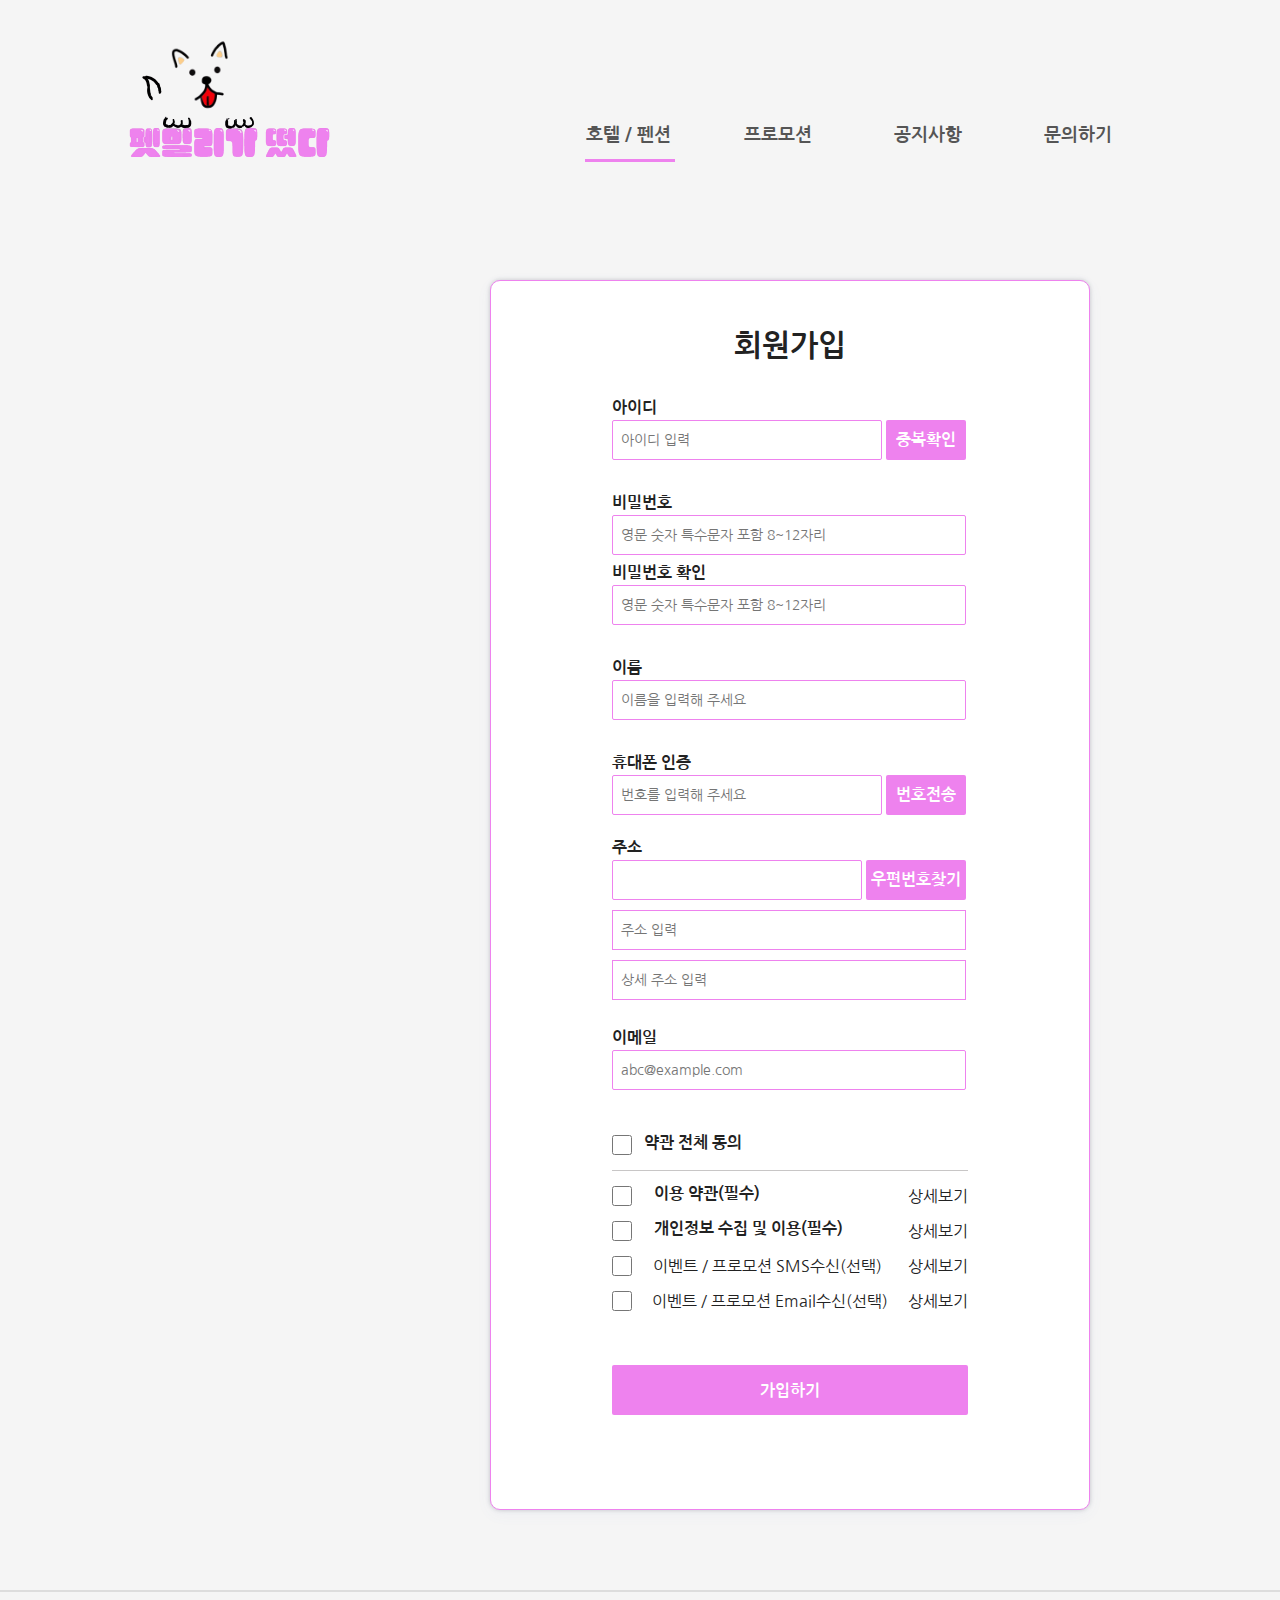
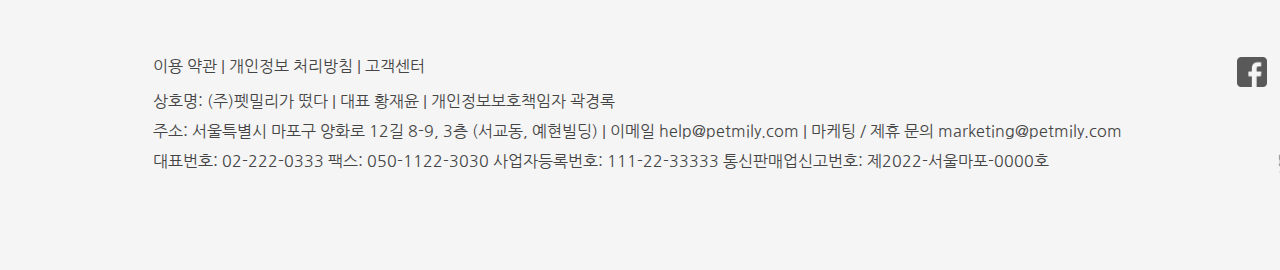
<file: VSCode/html/signup.html>
<!DOCTYPE html>
<html lang="ko">
<head>
	<meta charset="UTF-8">
	<meta http-equiv="X-UA-Compatible" content="IE=edge">
	<meta name="viewport" content="width=device-width, initial-scale=1.0">
	<link rel="icon" href="../images/logo_ico.png">
	<link rel="stylesheet" href="../css/common.css">
  <link rel="stylesheet" href="../css/signup.css">
  <script src="http://dmaps.daum.net/map_js_init/postcode.v2.js"></script>
	<script src="../js/jquery-3.6.0.min.js"></script>
  <script src="../js/signup.js"></script>
	<title>펫밀리가 떴다</title>
</head>
<body>
  <!-- header 시작 -->
	<section class="wrap">
    <header>
			<div class="logo_box">
				<img src="../images/petmilylogo.png" alt="로고" class="btn" onclick="clicklogo()";/>
			</div>
			
			<nav class="main_nav">
				<a>호텔 / 펜션</a>
				<a>프로모션</a>
				<a>공지사항</a>
				<a>문의하기</a>
				<div class="underline"></div>
			</nav>
			
		</header>
    <!-- header 끝 -->

    <section class="signup">
      <div class="signup_box">
        <div class="signup_title">
          <p>회원가입</p>
        </div>
        <div class="custom_info">
          <div class="signup_id">
            <p class="title">아이디</p>
            <input type="text" class="text_signup_id" placeholder="아이디 입력">
            <button class="btn_idcheck">중복확인</button>
          </div>
          <br>
          <div class="signup_pwd">
            <p class="title">비밀번호</p>
            <input type="password" id="signupPwd1" class="text_signup_pwd"
              placeholder="영문 숫자 특수문자 포함 8~12자리">
            <!-- <div class="pwd_eyes"><img src="../images/show.png"></div> -->
          </div>
          <div class="check_pwd">
            <p class="title">비밀번호 확인</p>
            <input type="password" id="signupPwd2" class="text_check_pwd"
              placeholder="영문 숫자 특수문자 포함 8~12자리">
            <!-- <div class="pwd_eyes"><img src="../images/show.png"></div> -->
          </div>
          <br>
          <div class="signup_name">
            <p class="title">이름</p>
            <input type="text" id="signupName" class="text_signup_name"
              placeholder="이름을 입력해 주세요">
          </div>
          <br>
          <div class="signup_phone">
            <p class="title">휴대폰 인증</p>
            <input type="text" class="text_signup_phone"
              placeholder="번호를 입력해 주세요">
            <button class="confirm_phone">번호전송</button>
          </div>
          <div class="signup_phone_check">
            <input type="text" class="check_signup_phone"
              placeholder="인증번호를 입력해 주세요">
            <button class="check_phone">인증하기</button>
          </div>
          <br>
          <div class="signup_address">
            <p class="title">주소</p>
            <input type="text" id="zipCode" class="zipcode" name="zipcode" readonly>
            <button class="btn_zipcode">우편번호찾기</button>
            <input type="text" id="address1" class="check_address1" placeholder="주소 입력"><br>
            <input type="text" id="address2" class="check_address2" placeholder="상세 주소 입력">
          </div>
          <br>
          <div class="signup_email">
            <p class="title">이메일</p>
            <input type="text" id="signupEmail" class="text_signup_email"
              placeholder="abc@example.com">
          </div>
          <br>
          <br>
          <div class="agree_rule">
            <div class="agree_all">
              <input type="checkbox" id="allCheck" class="agree_all_check" name="agree_all_check">
              <p class="title">약관 전체 동의</p>
            </div>
            <div class="agree_sub">
              <div class="agree_sub1">
                <input type="checkbox" class="agree_subcheck1" name="agree_subcheck1">
                <p>이용 약관(필수)</p>
                <a href="#" class="agree_link1">상세보기</a>
              </div>
            </div>
            <div class="agree_sub">
              <div class="agree_sub2">
                <input type="checkbox" class="agree_subcheck2" name="agree_subcheck2">
                <p>개인정보 수집 및 이용(필수)</p>
                <a href="#" class="agree_link2">상세보기</a>
              </div>
            </div>
            <div class="agree_sub">
              <div class="agree_sub3">
                <input type="checkbox" class="agree_subcheck3" name="agree_subcheck3">
                <p>이벤트 / 프로모션 SMS수신(선택)</p>
                <a href="#" class="agree_link3">상세보기</a>
              </div>
            </div>
            <div class="agree_sub">
              <div class="agree_sub4">
                <input type="checkbox" class="agree_subcheck4" name="agree_subcheck4">
                <p>이벤트 / 프로모션 Email수신(선택)</p>
                <a href="#" class="agree_link4">상세보기</a>
              </div>
            </div>
          </div>
          <div class="btn_signup_box">
            <button class="btn_signup_done">가입하기</button>
          </div>
        </div>
      </div>
    </section>

    <!-- footer 시작 -->
    <footer>
      <div class="footer_container">
    
        <div class="footer_box">
          <div class="div_terms">
            <span class="btn_terms">이용 약관 |</span>
            <span class="btn_terms">개인정보 처리방침 |</span>
            <span class="btn_terms">고객센터</span>
          </div>
          <div class="div_cpy_info">
            <p>
              상호명: (주)펫밀리가 떴다 | 대표 황재윤 | 개인정보보호책임자 곽경록<br>
              주소: 서울특별시 마포구 양화로 12길 8-9, 3층 (서교동, 예현빌딩) | 이메일 help@petmily.com | 마케팅 / 제휴 문의 marketing@petmily.com <br>
              대표번호: 02-222-0333 팩스: 050-1122-3030 사업자등록번호: 111-22-33333 통신판매업신고번호: 제2022-서울마포-0000호
            </p> 
          </div>
        </div>	
        <div class="footer_image">
          <div class="sns_box">
            <span class="sns"><img src="../images/facebook.png"></span>
            <span class="sns"><img src="../images/instagram.png"></span>
            <span class="sns"><img src="../images/twitter.png"></span>
            <span class="sns"><img src="../images/youtube.png"></span>
          </div>
          <img src="../images/petmilylogo.png">
        </div>
        
      </div>
    </footer>
	</section>
</body>
</file>
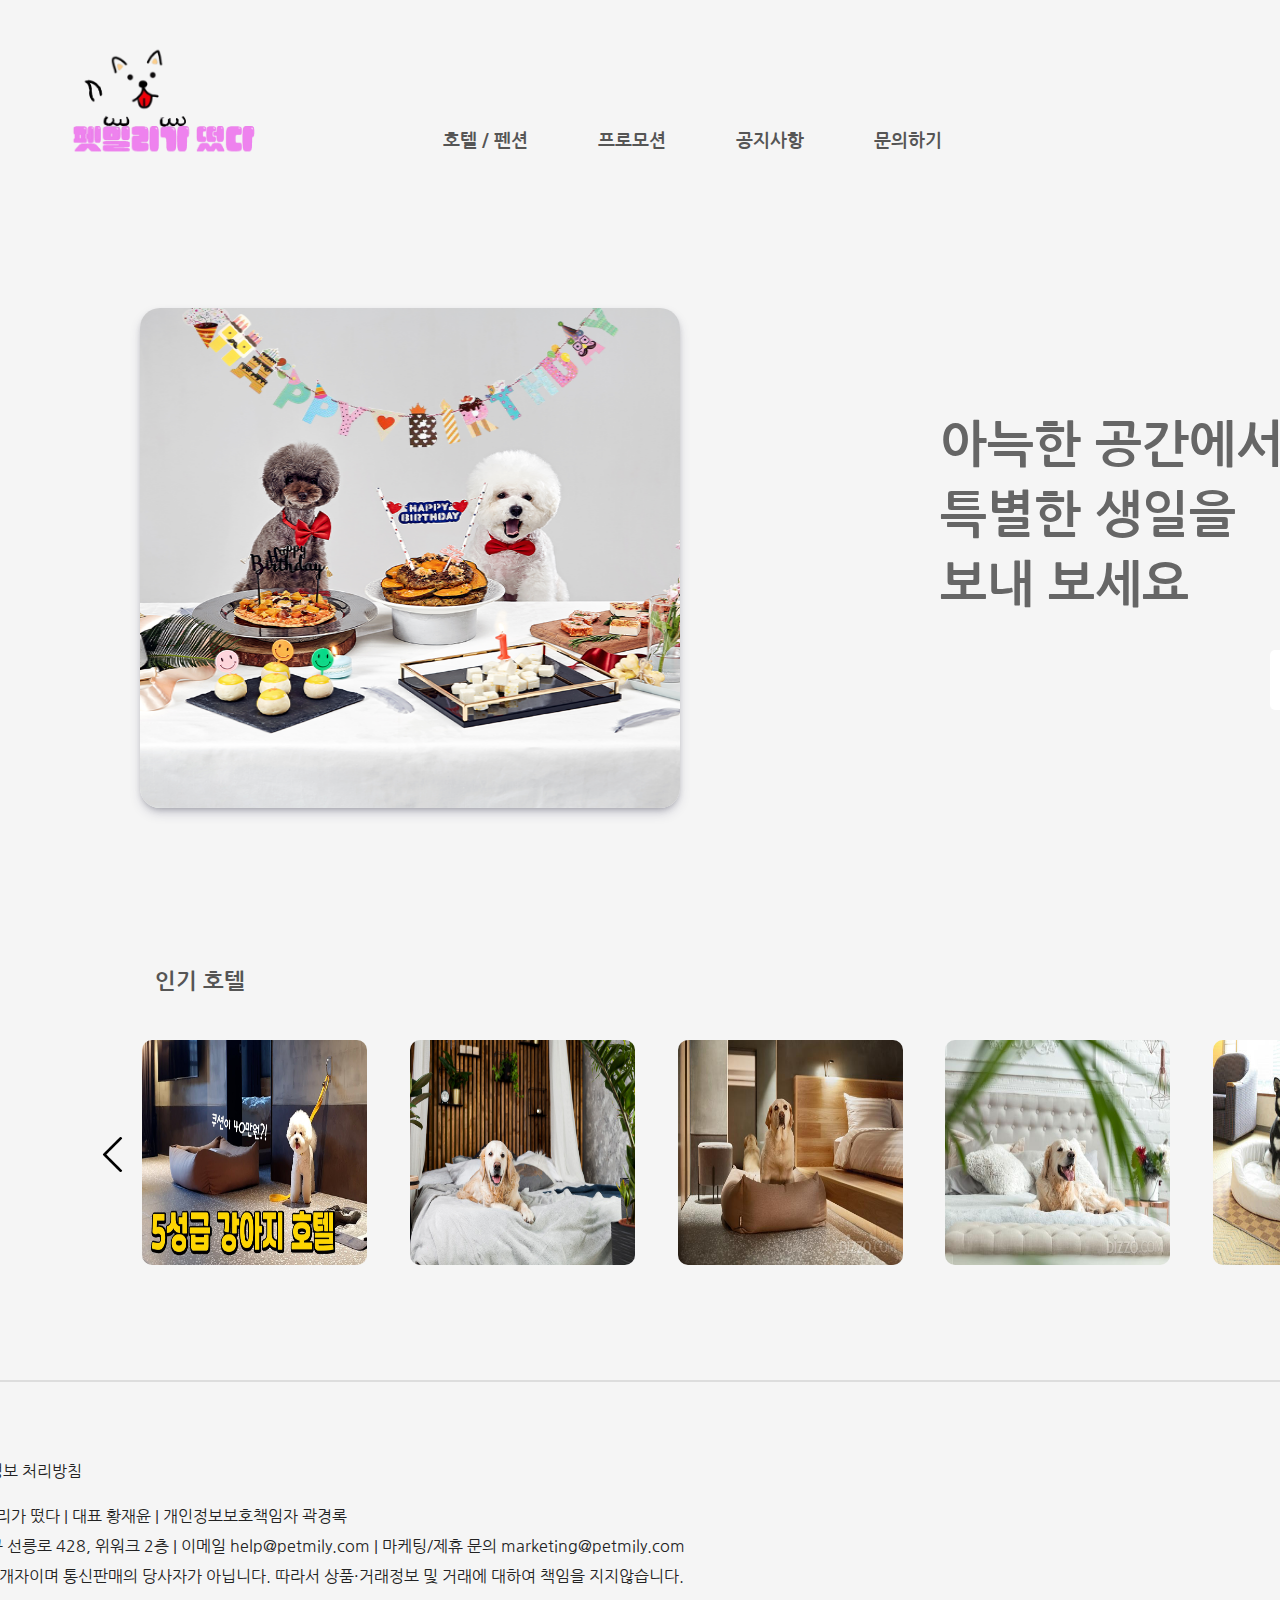
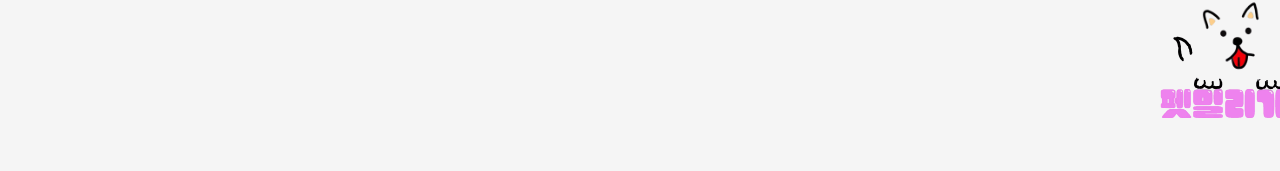
<file: VSCode/html/test.html>
<!DOCTYPE html>
<html lang="ko">
<head>
	<meta charset="UTF-8">
	<meta http-equiv="X-UA-Compatible" content="IE=edge">
	<meta name="viewport" content="width=device-width, initial-scale=1.0">
	<link rel="stylesheet" href="../css/test.css">
	<title>펫밀리가 떴다</title>
</head>
<body>
	<section class="wrap">
		<header>
			<div class="logo_box">
				<img src="../images/petmilylogo.png" alt="로고">
			</div>
			<nav class="main_nav">
				<div>호텔 / 펜션</div>
				<div>프로모션</div>
				<div>공지사항</div>
				<div>문의하기</div>
			</nav>
			<div class="login_box">
				<span>로그인</span><span>회원가입</span>
			</div>
		</header>
		<section>
			<article class="menu_view">
				<div class="menu_view_img">
					<img src="../images/promotion1.png" alt="강아지고양이">
				</div>
				<div class="menu_view_contents">
					<div>아늑한 공간에서 특별한 생일을 보내 보세요</div>
					<button>자세히보기</button>
				</div>
			</article>
			<article class="popular_items">
				<div class="popular_title">인기 호텔</div>
				<div class="popular_items_wrap">
					<div class="popular_items_container">
						<div><img src="../images/hotel1.jpg" alt=""></div>
						<div><img src="../images/hotel2.jpg" alt=""></div>
						<div><img src="../images/hotel3.jpg" alt=""></div>
						<div><img src="../images/hotel4.jpg" alt=""></div>
						<div><img src="../images/hotel5.jpg" alt=""></div>
					</div>
					<img class="prev" src="../images/left-arrow.png" alt="">
					<img class="next" src="../images/next.png" alt="">
				</div>
			</article>
		</section>
</section>
<footer>
	<div class="footer_container">
		<div class="footer_box">
			<div class="div_terms">
				<a class="btn_terms" href="#">이용 약관</a>
				<a class="btn_terms bold" href="#">개인정보 처리방침</a>
				
			</div>
			<div class="div_service">
			
			</div>
		</div>
		<div class="div_cpy_info">
			<p>
				상호명 (주)펫밀리가 떴다 | 대표 황재윤 | 개인정보보호책임자 곽경록<br>
				주소 서울 강남구 선릉로 428, 위워크 2층 | 이메일 help@petmily.com | 마케팅/제휴 문의 marketing@petmily.com
			</p>
			<p>
				펫은 통신판매중개자이며 통신판매의 당사자가 아닙니다. 따라서 상품·거래정보 및 거래에 대하여 책임을 지지않습니다.
			</p>
			<div class="footer_image"><img src="../images/petmilylogo.png"></div>
		</div>
		
	</div>
</footer>
</body>
</html>
</file>
<file: VSCode/css/common.css>
@import url('https://fonts.googleapis.com/css2?family=Nanum+Gothic&display=swap');

*{
  margin: 0;
  padding: 0;
  box-sizing: border-box;
  font-family: 'Nanum Gothic';
  text-decoration: none;
  color: #222;
}

body{
  background-color: #f5f5f5;
}

section.wrap{
  width: 1580px;
  margin: 0 auto;
}

header{
  display: flex;
  justify-content: space-evenly;
  align-items: flex-end;
  height: 180px;
  padding-top: 50px;
}

header .logo_box{
  display: flex;
  align-items: center;
  position: relative;
  width: 300px;
  height: 100%;
  cursor: pointer;
}

header nav.main_nav{
  display: flex;
  position: relative;
  align-items: center;
  width: 600px;
  height: 50px;
  margin: 0 300px 20px 0;
}

.underline {
  position: absolute;
  left: 32px;
  bottom: -2px;
  width: 15%;
  height: 3px;
  background: #ee82ee;
  transition: all .3s ease-in-out;
}

nav a:nth-child(1).is-current ~ .underline {
  left: calc(0 + 32px);
}
nav a:nth-child(2).is-current ~ .underline {
  left: calc(25% + 32px);
}
nav a:nth-child(3).is-current ~ .underline {
  left: calc(50% + 32px);
}
nav a:nth-child(4).is-current ~ .underline {
  left: calc(75% + 32px);
}

nav a:nth-child(1):hover ~ .underline {
  left: calc(0 + 32px);
}
nav a:nth-child(2):hover ~ .underline {
  left: calc(25% + 32px);
}
nav a:nth-child(3):hover ~ .underline {
  left: calc(50% + 32px);
}
nav a:nth-child(4):hover ~ .underline {
  left: calc(75% + 32px);
}

header nav.main_nav > a{
  font-size: 18px;
  font-weight: 600;
  color: #555;
  text-align: center;
  cursor: pointer;
  display: block;
  width: 25%;
}

header nav.main_nav > a:hover{
  transition: 0.3s;
  color:#ee82ee;
}

/* 濡쒓렇�씤 諛뺤뒪 */
header .login_box{
  display: flex;
  justify-content: space-between;
  align-items: center;
  height: 50px;
  width: 195px;
  margin-bottom: 20px;
}

/* dropdown css �떆�옉 */
.dropdown {
  position: relative;
  display: inline-block;
}

/* �뱶濡��떎�슫 �젅�씠�븘�썐 */
#dropdown-login {
  margin-top:10px;
  display: none;
  position: absolute;
  width: 250px;
  height: 200px;
  min-width: 160px;
  z-index: 10;
  background-color: white;
}

#login-form{
  padding: 15px;
  align-items: center;
}

#login-form > p {
  font-weight: bold;
  margin-bottom: 10px;
}

#login-form .loginline {
  width: 100%;
  height: 2px;
  background: #ee82ee;
  
  margin-bottom: 15px;	
}

#login-div {
  display: none;
  background-color: #fff;
  margin: 20px;
  flex-direction: row;
  border: 1px solid #fff;
  border-radius: 15px;
}

#input-div > input{
  width: 100%;
  height: 25px;
  margin-bottom: 5px;
  border: 1px solid #ee82ee;
  border-radius: 2px;
  
  text-indent: 12px;
}

#forgotInfo {
  margin-top: 5px;
  display: flex;
  justify-content: space-evenly;
  align-items: flex-end;	
}

#forgotInfo > p {
	font-weight: bold;
	font-size: 12px;
	color: #ee82ee;
}

.dropdown_botton{
  font-weight: 600;
  font-size: 14px;
  color: #fff;
  background-color: #ee82ee;
  width: 100%;
  height: 45px;
  border: 0;
}

/* dropdown css �걹 */

header .login_box > .dropdown > span.loginForm, header .login_box > a{
  display: block;
  width: 75px;
  height: 45px;
  line-height: 45px;
  text-align: center;
  font-size: 16px;
  font-weight: 600;
  color: #555;
  border-radius: 8px;
  background-color: #fff;
  cursor: pointer;
}

header .login_box > a {
  width: 95px;
  color: white;
  background-color: #ee82ee;
  border-radius: 8px;
}

header .login_box > a > span{
  color: #fff;
  font-size: 16px;
  font-weight: 600;
}

header .login_box > .dropdown > span.loginForm:hover{
  color:#ee82ee;
  transition: 0.5s;
}

/* header�걹 */

/* �뿬湲곕��꽣 footer */
.footer_container{
  display: flex;
  justify-content: space-around;
  align-items: center;
  height: 280px;
  width: 100%;
  margin-top: 80px;
  padding: 0 100px;
  border-top: 2px solid #ddd;
}

.footer_box{
  display: flex;
  flex-direction: column;
  margin-bottom: 20px;
  
}

.div_terms{
  margin-bottom: 10px;
}

.btn_terms{
  cursor: pointer;
  font-size: 16px;
  color: #444;
}


.div_cpy_info{
  height: 100px;
  line-height: 30px;
}

.div_cpy_info p{
  font-size: 16px;
  color: #444;
}

.footer_image{
  width: 200px;
  text-align: right;
}

.footer_image img{
  width: 150px;
  filter: grayscale(100%);
}

.footer_image .sns_box{
  display: flex;
  justify-content: first baseline;
}

.sns_box .sns > img{
  width: 30px;
  height: 30px;
  margin: 0 10px 0 10px;
  cursor: pointer;
}
/* 탑버튼 */
.top_btn{
  width: 70px;
  height: 70px;
  float: right;
  position: fixed;
  right: 90px;
  bottom: 100px;
  cursor: pointer;
}
</file>
<file: VSCode/css/index.css>
/* 메인 슬라이드 */

article.main_slide{
  width: 1580px;
  overflow: hidden;
}

article.main_slide div.main_slide_box{
  display: flex;
  position: relative;
  width: 4740px;
}

div.promotion_area{
  display: flex;
  justify-content: space-between;
  align-items: center;
  height: 700px;
  padding: 40px 40px 0 40px;
  margin-top: 30px;
}

div.promotion_area .promotion_area_img img{
  width: 540px;
  height: 500px;
  border-radius: 20px;
  margin: 0 100px;
  box-shadow: rgba(50, 50, 93, 0.25) 0px 6px 12px -2px, rgba(0, 0, 0, 0.3) 0px 3px 7px -3px;
}

div.promotion_area .promotion_area_contents{
  width: 600px;
  height: 300px;
  margin-left: 150px;
}

div.promotion_area .promotion_area_contents > div{
  height: 210px;
  width: 350px;
  line-height: 70px;
  font-size: 50px;
  color: #666;
  font-weight: 700;
}

div.promotion_area .promotion_area_contents > button{
  width: 170px;
  height: 60px;
  background-color: #fff;
  border-radius: 5px;
  outline: 0;
  border: 0;
  font-size: 18px;
  color: #666;
  font-weight: 600;
  margin: 30px 100px 0 0;
  float: right;
  cursor: pointer;
}

div.promotion_area .promotion_area_contents > button:hover{
  box-shadow: rgba(100, 100, 111, 0.2) 0px 7px 29px 0px;
  transition: 0.7s;
}

article.main_slide > .slide_bar_box{
  display: flex;
  justify-content: center;
  width: 100%;
  height: 30px;
}

article.main_slide > .slide_bar_box > span.slide_bar{
  /* width: 330px;
  height: 10px;
  border-top: 2px solid #ddd;
  margin: 0 20px; */
  width: 15px;
  height: 15px;
  margin: 0 10px;
  border-radius: 50%;
  background-color: #ddd;
  cursor: pointer;
}

/* 파티용품 자세히보기 */
.party_area, .photo_area, .item_area, .play_area{
  display: flex;
  flex-direction: column;
  align-items: center;
  margin: 100px 0;
  border-top: 1.5px solid #ddd;
}

.party_title, .photo_title, .item_title, .play_title{
  background-color: #fff;
  width: 180px;
  height: 60px;
  line-height: 60px;
  border-radius: 20px;
  box-shadow: rgba(0, 0, 0, 0.1) 0px 4px 12px;
  font-size: 25px;
  font-weight: 600;
  text-align: center;
  margin: 50px;
}

.party_box{
  display: flex;
  justify-content: space-evenly;
  width: 100%;
  position: relative;
  margin: 50px 0 30px 0;
}

.party_box > div:first-child{
  position: absolute;
  top: -35px;
  left: 95px;
  font-size: 18px;
  font-weight: 600;
}

.party_box .party_img{
  display: flex;
  flex-wrap: wrap;
  width: 810px;
}

.party_box .party_img img{
  width: 350px;
  height: 300px;
  border-radius: 10px;
  margin: 5px 0 0 5px;
}

.party_box .party_description{
  display: flex;
  flex-direction: column;
  justify-content: center;
  width: 500px;
}

.party_description_list{
  display: flex;
  align-items: center;
  margin-bottom: 30px;
}

.party_description_list img{
  width: 23px;
  height: 23px;
  margin-right: 10px;
}

.party_description_list span{
  font-size: 20px;
  font-weight: 600;
}

/* 포토 자세히 보기 */
.photo_title{
  width: 260px;
}

.photo_box{
  display: flex;
  flex-direction: column;
  height: 520px;
  width: 100%;
}

.photo_description{
  display: flex;
  flex-direction: column;
  align-items: center;
  justify-content: space-evenly;
  height: 150px;
  padding: 0 10px 40px;
}

.photo_description > div{
  display: flex;
  align-items: center;
}

.photo_description span{
  font-size: 20px;
  font-weight: 600;
}

.photo_description > div > img{
  width: 20px;
  height: 20px;
  margin-left: 10px;
}

.photo_img{
  display: flex;
  justify-content: space-evenly;
  margin-top: 20px;
}

.photo_img img{
  width: 350px;
  height: 350px;
  border-radius: 10px;
}


/* 애견용품 및 장난감 자세히보기 */
.item_area{
  position: relative;
}

.item_title{
  width: 260px;
}

.item_ps{
  position:absolute;
  top: 130px;
  left: 155px;
  font-size: 14px;
  font-weight: 500;
}

.item_box{
  display: flex;
  flex-wrap: wrap;
  justify-content: space-between;
  width: 80%;
}

.item_box > div.item{
  display: flex;
  justify-content: space-between;
  width: 48%;
  margin-bottom: 20px;
  background-color: #eee;
  border-radius: 10px;
}

.item_box > div.item > img{
  width: 250px;
  height: 220px;
  border-radius: 10px;
}

.item_box > div.item > div{
  width: 300px;
}

.item_info{
  display: flex;
  flex-direction: column;
  justify-content: center;
}

.item_info > div{
  font-size: 20px;
  font-weight: 600;
  margin-bottom: 10px;
}

.item_info > .item_info_detail{
  font-size: 15px;
  font-weight: 500;
}


/* 다양한 활동 자세히보기 */
.play_title{
  width: 260px;
}

.play_box{
  display: flex;
  flex-direction: column;
  align-items: center;
  width: 100%;
}

.play_box > div{
  display: flex;
  justify-content: space-around;
  width: 90%;
  margin-bottom: 20px;
}

.play_box > div > img{
  width: 550px;
  height: 370px;
  border-radius: 10px;
  box-shadow: rgba(50, 50, 93, 0.25) 0px 6px 12px -2px, rgba(0, 0, 0, 0.3) 0px 3px 7px -3px;
}

.play_box > div > .play_info{
  display: flex;
  flex-direction: column;
  width: 550px;
  height: 130px;
  padding: 20px;
}

.play_info > span{
  font-size: 18px;
  font-weight: 600;
  margin-bottom: 10px;
}

.play_info > .play_info_detail{
  font-size: 16px;
  font-weight: 500;
}
</file>
<file: VSCode/css/cart.css>
.cart {
  display: grid;
  grid-template: 
  "box-sort cart3" 1fr / max-content 1fr;
}

.cart_title{
    font-family: 'Nanum Gothic';
    margin-left:43px;
    margin-top:60px;
    font-size: 30px;
}

.cart_box_sort{
  display:flex;
  flex-direction: column;
  position:relative;
}

.cart_box{
    margin-left:43px;
    margin-top: 40px;
    border: 1px solid #ee82ee;
    height: max-content;
    background-color: #fff;
    border-radius: 10px;
    
}

.cart_box hr {
  margin: 0 15px;
}

#cart_box__controller {
  display: flex;
  justify-content: space-between;
  padding: 15px;
}

.item {
  display: flex;
  padding: 30px 10px;
  position: relative;
  width: 100%;
}

.item input[type=checkbox] {
  position: absolute;
  top: 20px;
  left: 15px;
}

.item .item__delete {
  position: absolute;
  border: none;
  background: none;
  top: 20px;
  right: 15px;
  font-size: 20px;
}
.item .item__delete i {
  color: #c4c4c4;
}

.item img {
  margin: 15px 30px;
}

.item-info {
  display: flex;
  flex-direction: column;
}

.item-info p:nth-of-type(1) {
  padding-bottom: 5px;
  font-weight: 800;
}

.item-info p:nth-of-type(3) {
  padding: 15px 0;
  font-weight: 200;
}

.item-info button {
  font-family: 'Nanum Gothic';
  font-weight: 600;
  border:none;
  border-radius: 10px;
  color:#fff;
  background-color: #ee88ee;
  width: fit-content;
  padding: 10px 5px;
  cursor: pointer;
}

.item__price {
  display: flex;
  align-items: center;
  right: 10px;
  margin-left: auto;
  margin-right: 10px;
}

.cart_box_recommended{
  margin-left:43px;
  margin-top: 300px;
  padding: 15px;
  border: 1px solid #ee82ee;
  width: 1000px;
  height: max-content;
  background-color: #fff;
  align-items: left;
  border-radius: 10px;
  
}

.recommended-item-ct {
  display: flex;
  overflow: scroll;
  -ms-overflow-style: none; 
  scrollbar-width: none; 
}

.recommended-item-ct::-webkit-scrollbar {
  display: none;
}

.recommended-item {
  width: max-content;
  display: flex;
  flex-direction: column;
}

.recommended-item img {
  width: 200px;
  height: 150px;
  margin: 40px 10px 20px 10px;
}

.recommended-item button {
  font-family: 'Nanum Gothic';
  font-weight: 600;
  background-color: #ee88ee;
  width: max-content;
  padding: 15px;
  margin-top: 20px;
  border:none;
  border-radius: 7px;
  color:#fff;
  cursor: pointer;
}


.cart_box_final_pay{
  position: sticky; 
  position: -webkit-sticky;
  top: 50px;
  display: flex;
  justify-content: center;
  margin-left:43px;
  margin-top: 40px;
  padding: 15px;
  border: 1px solid #ee82ee;
  width: 450px;
  height: 500px;
  background-color: #fff;
  border-radius: 10px;
 
}

.final_pay_txt{
  width: 400px;
  height: 40px;
  border-bottom: 1px solid #ddd;
  font-size: 20px;
  font-weight: 600;
  align-items: center;
}

.final_pay_btn {
  font-family: 'Nanum Gothic';
  font-weight: 600;
  font-size:20px;
  position: absolute;
  bottom: 20px;
  width: 400px;
  padding: 20px;
  color:#fff;
  background-color:#ee88ee;
  border:none;
  border-radius: 10px;
  cursor: pointer;
  
}

.cart_box__title {
  margin-top: 5px;
  margin-bottom: 15px;
  font-weight: bold;
}

.delete_btn{
background-color: #ee82ee;
border:none;
border-radius: 5px;
font-family: 'Nanum Gothic';
color:#fff;
font-weight: 600;
cursor: pointer;
width:60px;
}
</file>
<file: VSCode/css/mypage.css>
@import url('https://fonts.googleapis.com/css2?family=Nanum+Gothic&display=swap');

   label#input_profile_img {
        
        margin-left:220px;
        margin-top:5px;
        padding: 0.5rem 1rem;
        font-family: "Noto Sans KR", sans-serif;
        font-size: 1rem;
        font-weight: 400;
        text-align: center;
        display: inline-block;
        width: auto;
        border-radius: 10px;
        color:#fff;
        font-family: 'Nanum Gothic';
        font-weight: 600;
        background-color: #ee88ee;
        cursor: pointer;
      }


.mypage_box{
    margin: 0 auto;
    margin-top: 100px;
    border: 1px solid #ee82ee;
    width: 600px;
    height: 1230px;
    background-color: #fff;
    align-items: center;
    border-radius: 10px;
    box-shadow: rgba(67, 71, 85, 0.27) 0px 0px 0.25em, rgba(90, 125, 188, 0.05) 0px 0.25em 1em;
  }

  .mypage_box .mypage_title > p{
    text-align: center;
    font-size: 30px;
    font-weight: bold;
    margin: 50px 0 40px 0;
  }


  
  div.profile_area .profile_img img{
    width: 150px;
    height: 150px;
    border-radius: 10px;
    display:block;
    margin:auto;
    box-shadow: rgba(50, 50, 93, 0.25) 0px 6px 12px -2px, rgba(0, 0, 0, 0.3) 0px 3px 7px -3px;
  }
  
  .profile_button{
    display: block;
    margin:auto;
    width:150px;
    height:20px;
  }


  .user_info button {
    font-family: 'Nanum Gothic';
    margin: 0;
    width: max-content;
    border:none;
    border-radius: 10px;
    background-color: #ee88ee;
    color:#fff;
    font-size: 1rem;
    font-weight: 600;
    padding: 0.5rem 1rem;
    margin-top:7px;
    margin-left:240px;
    cursor: pointer;
  }
  
.profile_menu {
  border: 1px solid black;
  margin: 30px;
}

.accordion {
  background-color: #fff;
  color: #444;
  cursor: pointer;
  padding: 18px;
  width: 100%;
  text-align: left;
  border: none;
  border-top: 1px solid black;
  outline: none;
  transition: 0.4s;
  position: relative;
}

.accordion:first-of-type {
  border-top: none;
}

.accordion__arrow {
  float: right;
}

.active .accordion__arrow {
  transform: rotate(90deg);
}

.active, .accordion:hover {
  background-color: #ee88ee;
}

.panel {
  padding: 0 18px;
  background-color: white;
  display: none;
  overflow: hidden;
  border: none;
}

.wented_hotel{
  height: 450px;
  padding: 90px 50px 0 50px;
}

.wented_title{
  width: 200px;
  font-size: 22px;
  color: #555;
  font-weight: 700;
  text-align: center;
  
}

.wented_hotel_wrap{
  position: relative;
  display: flex;
  align-items: center;
  justify-content: center;
  margin: 20px;
}

.wented_hotel_container{
  display: flex;
  justify-content: space-between;
  align-items: center;
  height: 90px;
  width: 90%;
}

.wented_hotel_container img{
  width: 100px;
  height: 100px;
  border-radius: 10px;
  cursor: pointer;
}

.wented_hotel_wrap .prev, .wented_hotel_wrap .next{
  position:absolute;
  width: 20px;
  height: 20px;
  cursor: pointer;
}

.wented_hotel_wrap .prev{
  left: 1px;
}

.wented_hotel_wrap .next{
  right: 1px;
}
</file>
<file: VSCode/css/board.css>
/* 게시판 공통 */
th {
	background: #ee82ee;
	color: #fff;
	text-align: center;
	padding: 15px 15px;
	border-left: 1px solid #c6c9cc;
}

/* 제목폰트 */
.pageTitle {
  position: relative;
  margin: 0 0 45px;
  padding: 70px 0 10px 0;
  font-size: 35px;
  line-height: 40px;
  font-weight: bold;
    
  text-align: center;	
}

/* 테이블 번호 크기 고정 */
th.num {
	width: 80px;
}

/* 테이블 작성자, 작성일 크기 고정 */
th.author, th.date {
	width: 240px;
}

td {
	padding: 10px 15px;
	border-right: 1px solid #c6c9cc;
	border-bottom: 1px solid #c6c9cc;
}

td:first-child {
	border-left: 1px solid #c6c9cc;
}

/* 페이징 레이아웃 */
.paging-box {
	margin-top: 30px;
	text-align: center;
}

.paging-box > ul {
	list-style: none;
}

/* 간격 조정 */
.paging-box > ul > li {
	display: inline-block;
	margin-left: 3px;
}

.paging-box > ul > li.prevPager {
	margin-right: 10px;
}

.paging-box > ul > li.nextPager {
	margin-left: 10px;
}

.paging-box > ul > li > a {
	display: block;
	position: relative;
	padding: 7px 0 8px;
	min-width: 30px;
	border: 1px solid black;
	font-size: 14px;
	box-sizing: border-box;
}

.paging-box > ul > li > a:hover {
	background-color: #636363;
	color: #fff;
}

.paging-box > ul > li > a:active {
	background-color: #636363;
	color: #fff;	
}
</file>
<file: VSCode/css/notice.css>
/* 공지사항 */

/* 테이블 제목 항목을 제외한 나머지 항목들은 중앙 정렬 */
td:not(.title) {
    text-align: center;
  }
  
  /* 2n번째 열 배경색 */
  tr:nth-child(even) td {
    background: #eaeaed;
  }
  
  .noticeBox div:first-child {
    margin-bottom: 15px;	
  }
  
  /* 검색조건 레이아웃 */
  .search-table tr {
    display: flex; 	
    flex-wrap: wrap;
  }
  
  .search-table tr td {
    padding: 1px;
    
    border: 0;
    width: 50%;
    
    display:flex;
    justify-content: flex-end;
    
    position: relative;
  }
  
  div.dropdown-box {
    width: 100px;
    height: 35px;
    border: 1px solid #c6c9cc;
    
    margin-right: 30px;
    z-index: 20;
    
    user-select: none;
  }
  
  div.dropdown-box:hover {
    cursor: pointer;
  }
  
  div.dropdown-box div:first-child {
    display: inline-block;	
    margin: 8px auto;	
    font-size: 14px;
    width: 40px; 	
  }
  
  div.dropdown-box div:last-child {
    display: inline-block;
    font-size: 16px;
    text-align: right;
    width:40px;	
  }
  
  /* 드롭다운 */
  .dropdown-contents {
    display: none;	
      
    list-style: none;
    
    position: absolute;
    top:35px;
    left: 152.5px;
    z-index: 15;
    
    background-color: #f5f5f5;
  }
  
  .dropdown-contents > li {
    margin-top: 0px;
    width: 100px;
    height: 35px;
    
    border: 1px solid #c6c9cc;
    border-top: none;
    
    font-size: 14px;
    
    text-align: left;
    text-indent: 12px;
    
    padding-top: 8px;
  }
  
  div.search-box {
    width: 230px;
    height: 35px;
    border: 1px solid #c6c9cc;
  }
  
  div.search-box div {
    margin: -1px;
  
    font-size: 16px;
    
    display: flex;
    justify-content: flex-end;
  }
  
  div.search-box div input {
    width: 100%;
    height: 35px;
    text-indent: 12px;
    
    border: 1px solid #c6c9cc;
  }
  
  div.search-box div input:focus {
    border: 1px solid black;
    outline: none;
    
    z-index: 1;
  }
  
  div.search-box div button {
    margin-left: -1px;
    flex-basis: 50px;
    
    border: 1px solid #c6c9cc;
    border-radius: 0px;
    
  }
  
  div.search-box div button:hover {
    cursor: pointer;
  }
  
  div.search-box div button img {
      margin-top: 1px;
      width: 20px;
      height: 20px;
  }
  
  /* 테이블 레이아웃 위치 지정 */
  .table-box {
    height: 460px; 	
  }
  
  /* 공지사항 게시판 크기 */
  table {
    border-spacing: 0;
    margin: 0 auto;
    width: 65%;
  
  }
</file>
<file: VSCode/css/promotion.css>
/* 전체 틀 */
ul{
  list-style: none;
}
li{
  list-style: none;
}
.whole_pro_box{
  width: 1505px;
  height: 100%;
}
/* 메인 프로모션 박스 설정 */
.main_pro_txt{
  margin: 0 auto;
  width: 200px;
}
.main_pro_txt .main_pro_tlt{
  background-color: #fff;
  width: 420px;
  height: 60px;
  border-radius: 20px;
  text-align: center;
  line-height: 60px;
  box-shadow: rgba(0, 0, 0, 0.1) 0px 4px 12px;
  font-size: 30px;
  font-weight: 600;
  margin-top: 130px;
}
/* 메인 프로모션 박스 */
.promotion_img{
  text-align: left;
}
.promotion_txt_img{
  display: flex;
  justify-content: space-between;
  height: 800px;
  border-bottom: 1.5px solid #ddd;
}
.promotion_txt .main_txt{
  display: flex;
  align-items: center;
  font-size: 25px;
  font-weight: 600;
  margin-top: 130px;
}
.promotion_txt .main_txt > img{
  width: 28px;
  height: 28px;
  margin-right: 10px;
}
.promotion_txt .sub_txt{
  font-size: 21px;
  margin: 50px 0 0 40px;
}
.promotion_img{
  display: flex;
  justify-content: flex-start;
}
.promotion_txt_img .promotion_img > img{
  width: 910px;
  height: 600px;
  border-radius: 10px;
  margin-top: 80px;
  box-shadow: rgba(0, 0, 0, 0.19) 0px 10px 20px, rgba(0, 0, 0, 0.23) 0px 6px 6px;
}
.view_detail{
  width: 180px;
  height: 60px;
  background-color: #ee82ee;
  border: none;
  border-radius: 10px;
  color: #fff;
  font-size: 20px;
  font-weight: 600;
  margin: 270px 0 0 326px;
  cursor: pointer;
}
/* sub 프로모션 박스 설정 */
.sub_pro_txt{
  margin: 0 auto;
  width: 200px;
}
.sub_pro_txt .sub_pro_tlt{
  background-color: #fff;
  width: 420px;
  height: 60px;
  border-radius: 20px;
  text-align: center;
  line-height: 60px;
  box-shadow: rgba(0, 0, 0, 0.1) 0px 4px 12px;
  font-size: 30px;
  font-weight: 600;
  margin-top: 100px;
}
/* sub 프로모션 박스 */
.sub_promotion_img{
  text-align: left;
}
.sub_promotion_img .sub_img{
  width: 405px;
  height: 400px;
  margin-top: 80px;
  border-radius: 10px;
  box-shadow: rgba(0, 0, 0, 0.19) 0px 10px 20px, rgba(0, 0, 0, 0.23) 0px 6px 6px;
}
.sub_promotion_img .photo_plus{
  width: 50px;
  height: 50px;
  margin: 0 20px 160px 20px;
}
.sub_main_txt{
  display: flex;
  align-items: center;
  font-size: 25px;
  font-weight: 600;
  margin-top: 130px;
  margin-left: 40px;
}
.sub_main_txt > img{
  width: 28px;
  height: 28px;
  margin-right: 10px;
}
.sub_promotion_txt_img{
  display: flex;
  justify-content: space-between;
  border-bottom: solid 1.5px #ddd;
  height: 700px;
}
.sub_view_detail{
  width: 180px;
  height: 60px;
  background-color: #ee82ee;
  border: none;
  border-radius: 10px;
  color: #fff;
  font-size: 20px;
  font-weight: 600;
  margin: 70px 10px 0 326px;
  cursor: pointer;
}
</file>
<file: VSCode/css/signup.css>
/* 회원가입 전체 박스 설정 */
.signup_box{
  margin: 0 auto;
  margin-top: 100px;
  border: 1px solid #ee82ee;
  width: 600px;
  height: 1230px;
  background-color: #fff;
  align-items: center;
  border-radius: 10px;
  box-shadow: rgba(67, 71, 85, 0.27) 0px 0px 0.25em, rgba(90, 125, 188, 0.05) 0px 0.25em 1em;
}

/* 회원가입 텍스트 설정 */
.signup_box .signup_title > p{
  text-align: center;
  font-size: 30px;
  font-weight: bold;
  margin: 50px 0 40px 0;
}

/* 항목에 폰트 굵게 표시 */
.title { 
	font-size: 16px; 
	font-weight:bold;
}

/* 모든 항목 위아래 간격 설정 */
.signup_id, .signup_pwd,
.check_pwd, .signup_name,
.signup_phone, .signup_phone_check,
.signup_email, .recommend_code{
  margin-top: 10px;
  margin-bottom: 5px;
}

/* 박스안 고객정보 박스 */
.custom_info{
  width: 356px;
  height: 800px;
  margin: 0 auto;
}

/* 모든 p태그 폰트크기 결정 */
.custom_info > p{
  font-size: 16px;
}

/* 아이디, 아이디 중복확인 */
.custom_info .text_signup_id{
  width: 270px;
  height: 40px;
  border: #ee82ee solid 1px;
  border-radius: 2px;
  padding: 8px;
  outline: none;
  font-size: 14px;
  margin-top: 5px;
}

.signup_id .btn_idcheck{
  width: 80px;
  height: 40px;
  background-color: #ee82ee;
  border: none;
  border-radius: 2px;
  color: #fff;
  font-size: 16px;
  font-weight: 600;
  cursor: pointer;
}

/* 비밀번호, 비밀번호 체크 */
.custom_info .text_signup_pwd{
  width: 354px;
  height: 40px;
  border: #ee82ee solid 1px;
  border-radius: 2px;
  padding: 8px;
  outline: none;
  font-size: 14px;
  margin-top: 5px;
}

.custom_info .text_check_pwd{
  width: 354px;
  height: 40px;
  border: #ee82ee solid 1px;
  border-radius: 2px;
  padding: 8px;
  outline: none;
  font-size: 14px;
  margin-top: 5px;
}

/* 이름 입력 상자 */
.custom_info .text_signup_name{
  width: 354px;
  height: 40px;
  border: #ee82ee solid 1px;
  border-radius: 2px;
  padding: 8px;
  outline: none;
  font-size: 14px;
  margin-top: 5px;
}

/* 휴대폰 번호, 인증번호 전송 */
.custom_info .text_signup_phone{
  width: 270px;
  height: 40px;
  border: #ee82ee solid 1px;
  border-radius: 2px;
  padding: 8px;
  outline: none;
  font-size: 14px;
  margin-top: 5px;
}

.signup_phone .confirm_phone{
  width: 80px;
  height: 40px;
  background-color: #ee82ee;
  border: none;
  border-radius: 2px;
  color: #fff;
  font-size: 16px;
  font-weight: 600;
  cursor: pointer;
}

/* 인증번호 입력 */
.custom_info .check_signup_phone{
  width: 270px;
  height: 40px;
  border: #ee82ee solid 1px;
  border-radius: 2px;
  padding: 8px;
  outline: none;
  font-size: 14px;
  margin-top: 5px;
}

.signup_phone_check .check_phone{
  width: 80px;
  height: 40px;
  background-color: #ee82ee;
  border: none;
  border-radius: 2px;
  color: #fff;
  font-size: 16px;
  font-weight: 600;
  cursor: pointer;
}

/* 주소박스 */
.zipcode{
  width: 250px;
  height: 40px;
  border-radius: 2px;
  border: #ee82ee solid 1px;
  outline: none;
  font-size: 14px;
  margin-top: 5px;
  padding: 8px;
  cursor: auto;
}

.btn_zipcode{
  width: 100px;
  height: 40px;
  background-color: #ee82ee;
  border: none;
  border-radius: 2px;
  color: #fff;
  font-size: 16px;
  font-weight: 600;
  cursor: pointer;
}

.check_address1, .check_address2{
  width: 354px;
  height: 40px;
  margin-top: 10px;
  background-color: #fff;
  border: #ee82ee solid 1px;
  outline: none;
  font-size: 14px;
  padding: 8px;
}

/* 이메일 박스 */
.custom_info .text_signup_email{
  width: 354px;
  height: 40px;
  border: #ee82ee solid 1px;
  border-radius: 2px;
  padding: 8px;
  outline: none;
  font-size: 14px;
  margin-top: 5px;
}

/* 이용약관 전체 박스 */
.agree_rule{
  width: 356px;
  height: 200px;
}

/* 이용약관 전체 체크박스 */
.agree_all{
  display: flex;
  justify-content: space-between;
  width: 356px;
  border-bottom: rgb(200, 198, 198) 1px solid;
}
.agree_all_check{
  width: 20px;
  height: 20px;
  margin: 0 0 15px 0;
}
.agree_all > p{
  margin-right: 226px;
  font-size: 16px;
  font-weight: 600;
}

/* 이용약관 서브1 체크 */
.agree_sub1{
  display: flex;
  justify-content: space-between;
  margin-top: 15px;
}

.agree_sub1 .agree_subcheck1{
  width: 20px;
  height: 20px;
}

.agree_sub1 > p{
  margin-right: 126px;
  font-weight: bold;
}

/* 이용약관 서브2 체크 */
.agree_sub2{
  display: flex;
  justify-content: space-between;
  margin-top: 15px;
}

.agree_sub2 .agree_subcheck2{
  width: 20px;
  height: 20px;
}

.agree_sub2 > p{
  margin-right: 43px;
  font-weight: bold;
}

/* 이용약관 서브3 체크 */
.agree_sub3{
  display: flex;
  justify-content: space-between;
  margin-top: 15px;
}

.agree_sub3 .agree_subcheck3{
  width: 20px;
  height: 20px;
}

.agree_sub3 > p{
  margin-right: 6px;
}

/* 이용약관 서브4 체크 */
.agree_sub4{
  display: flex;
  justify-content: space-between;
  margin-top: 15px;
}
.agree_sub4 .agree_subcheck4{
  width: 20px;
  height: 20px;
}

/* 가입하기 버튼 */
.btn_signup_box{
  width: 356px;
  height: 100px;
  margin: 0 auto;
  text-align: center;
}

.btn_signup_done{
  width: 356px;
  height: 50px;
  margin-top: 30px;
  font-size: 16px;
  font-weight: 600;
  background-color: #ee82ee;
  border-radius: 2px;
  color: #fff;
  border: none;
  cursor: pointer;
}

.btn_signup_box > button:hover{
  box-shadow: rgba(0, 0, 0, 0.1) 0px 4px 12px;
  transition: 0.9s linear;
}
</file>
<file: VSCode/css/test.css>
@import url('https://fonts.googleapis.com/css2?family=Nanum+Gothic&display=swap');
*{
  margin: 0;
  padding: 0;
  box-sizing: border-box;
  font-family: 'Nanum Gothic';
  text-decoration: none;
  color: #222;
}
  /* background-color: #ff8843; */
  /* background-color: #fffee1; */

body{
  background-color: #f5f5f5;
}

section.wrap{
  width: 1580px;
  margin: 0 auto;
}

header{
  display: flex;
  justify-content: space-evenly;
  align-items: flex-end;
  height: 180px;
  padding-top: 50px;
}

header .logo_box{
  display: flex;
  align-items: center;
  position: relative;
  width: 300px;
  height: 100%;
}

header img{
  position: absolute;
  width: 210px;
  height: 150px;
}

header nav.main_nav{
  display: flex;
  justify-content: space-between;
  align-items: center;
  width: 500px;
  height: 50px;
  margin: 0 300px 14px 0;
}

header nav.main_nav > div{
  font-size: 18px;
  font-weight: 600;
  color: #555;
  cursor: pointer;
}

header nav.main_nav > div:hover{
  transition: 0.3s;
  color:#ee82ee;
}

header .login_box{
  display: flex;
  justify-content: space-between;
  align-items: center;
  height: 50px;
  width: 195px;
  margin-bottom: 80px;
}

header .login_box > span{
  text-align: center;
  width: 75px;
  height: 45px;
  line-height: 45px;
  font-size: 16px;
  font-weight: 600;
  color: #555;
  border-radius: 8px;
  background-color: #fff;
  cursor: pointer;
}

header .login_box > span:nth-child(2){
  width: 95px;
  color: #fff;
  background-color: #ee82ee;
}

header .login_box > span:nth-child(1):hover{
  color:#ee82ee;
  transition: 0.3s;
}

article.menu_view{
  display: flex;
  justify-content: space-between;
  align-items: center;
  height: 700px;
  padding: 40px;
  margin-top: 30px;
}


article.menu_view .menu_view_img img{
  width: 540px;
  height: 500px;
  border-radius: 20px;
  margin: 0 100px;
  box-shadow: rgba(50, 50, 93, 0.25) 0px 6px 12px -2px, rgba(0, 0, 0, 0.3) 0px 3px 7px -3px;
}

article.menu_view .menu_view_contents{
  width: 600px;
  height: 300px;
  margin-left: 150px;
}

article.menu_view .menu_view_contents > div{
  height: 210px;
  width: 350px;
  line-height: 70px;
  font-size: 50px;
  color: #666;
  font-weight: 700;
}

article.menu_view .menu_view_contents > button{
  width: 170px;
  height: 60px;
  background-color: #fff;
  border-radius: 5px;
  outline: 0;
  border: 0;
  font-size: 18px;
  color: #666;
  font-weight: 600;
  margin: 30px 100px 0 0;
  float: right;
  cursor: pointer;
}

.popular_items{
  height: 450px;
  padding: 60px 50px 0 50px;
  
  /* background-color: #fff; */
}

.popular_title{
  width: 200px;
  font-size: 22px;
  color: #555;
  font-weight: 700;
  text-align: center;
  margin: 0 0 37px 50px;
}

.popular_items_wrap{
  position: relative;
  display: flex;
  align-items: center;
  justify-content: center;
  margin: 20px;
}

.popular_items_container{
  display: flex;
  justify-content: space-between;
  align-items: center;
  height: 250px;
  width: 90%;
}

.popular_items_container img{
  width: 225px;
  height: 225px;
  border-radius: 10px;
  cursor: pointer;
}

.popular_items_wrap .prev, .popular_items_wrap .next{
  position:absolute;
  width: 35px;
  height: 35px;
  cursor: pointer;
}

.popular_items_wrap .prev{
  left: 25px;
}

.popular_items_wrap .next{
  right: 25px;
}

.footer_container{
  display: flex;
  justify-content: center;
  align-items: center;
  flex-direction: column;
  height: 300px;
  width: 100%;
  margin-top: 20px;
  border-top: 2px solid #ddd;
}

.footer_box{
  display: flex;
  width: 1500px;
  margin-bottom: 20px;
}

.div_cpy_info{
  width: 1500px;
  height: 100px;
  line-height: 30px;
}

.top_btn{
  position: fixed;
  right: 20px;
  width: 60px;
  height: 60px;
  border-radius: 50%;
  background-color: #45beee;
}

.footer_image{

  text-align: right;
}
</file>
